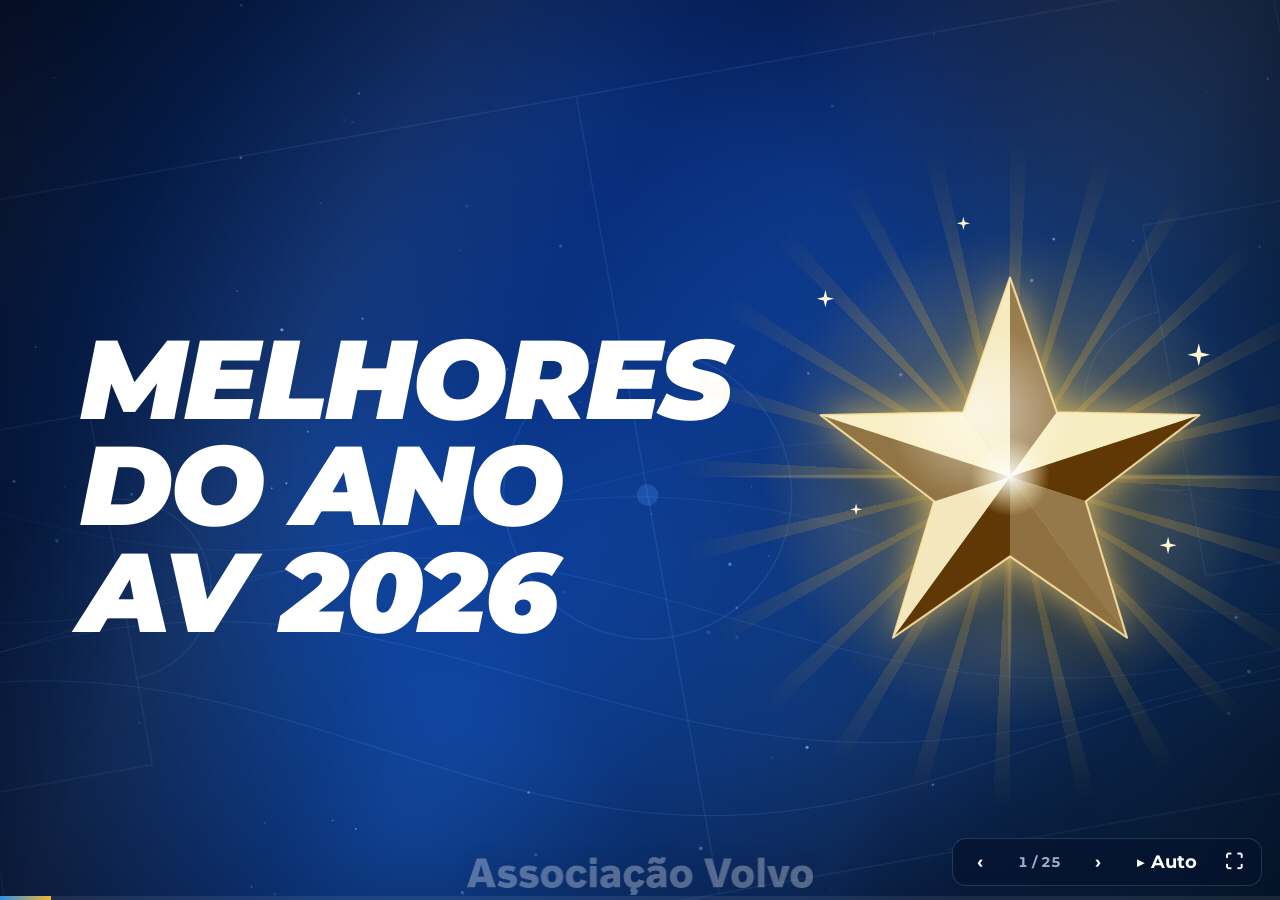
<file: index.html>
<!doctype html>
<html lang="pt-BR">
<head>
<meta charset="utf-8">
<meta name="viewport" content="width=device-width, initial-scale=1">
<title>Melhores do Ano AV 2026</title>
<meta name="description" content="Festa dos Campeões — Melhores do Ano AV 2026 · Associação Volvo">
<link rel="preconnect" href="https://fonts.googleapis.com">
<link rel="preconnect" href="https://fonts.gstatic.com" crossorigin>
<link href="https://fonts.googleapis.com/css2?family=Montserrat:ital,wght@0,400;0,600;0,700;0,800;0,900;1,800&display=swap" rel="stylesheet">
<link rel="stylesheet" href="css/style.css">
</head>
<body>
<canvas id="bg" aria-hidden="true"></canvas>

<div id="viewport">
  <div id="stage">
    <div id="slides"></div>
    <canvas id="confetti" width="1920" height="1080" aria-hidden="true"></canvas>
  </div>
</div>

<!-- Logo Associação Volvo: fica no pé da tela (centralizado), em todos os slides -->
<footer class="brand">
  <img id="logoImg" src="img/logo-associacao-volvo.png" alt="Associação Volvo" hidden
       onload="this.hidden=false;document.getElementById('logoText').hidden=true">
  <span id="logoText">ASSOCIAÇÃO VOLVO</span>
</footer>

<nav id="hud" aria-label="Controles da apresentação">
  <div class="bar"><i id="progress"></i></div>
  <div class="ctrls">
    <button id="bPrev" title="Anterior (←)">‹</button>
    <span id="counter">1 / 1</span>
    <button id="bNext" title="Próximo (→)">›</button>
    <button id="bPlay" title="Passar sozinho (P)">▶ Auto</button>
    <button id="bFull" title="Tela cheia (F)">⛶</button>
  </div>
</nav>

<script src="js/data.js"></script>
<script src="js/video.js"></script>
<script src="js/art.js"></script>
<script src="js/bg.js"></script>
<script src="js/deck.js"></script>
</body>
</html>
</file>
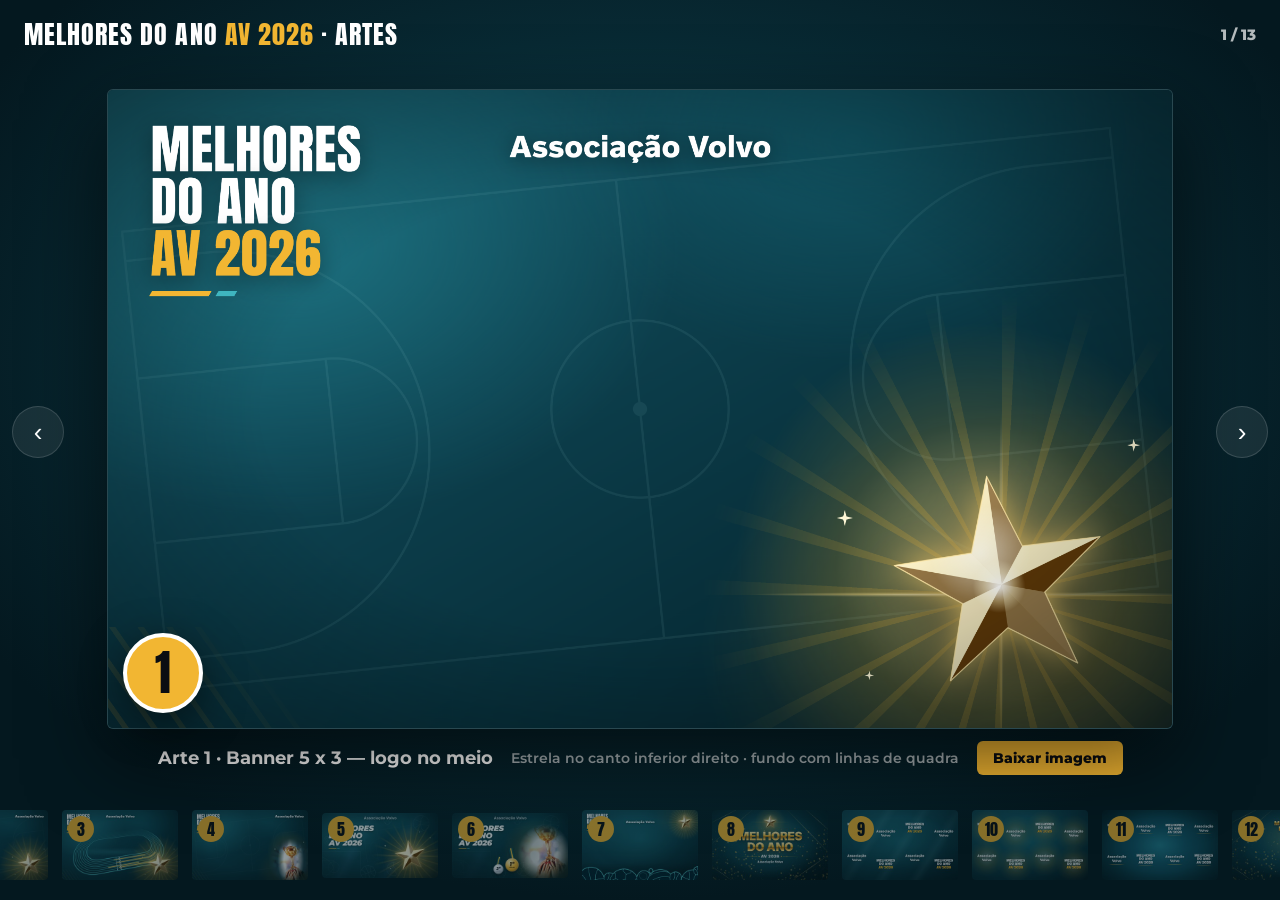
<file: artes/index.html>
<!doctype html>
<html lang="pt-BR"><head><meta charset="utf-8">
<meta name="viewport" content="width=device-width, initial-scale=1">
<title>Artes — Melhores do Ano AV 2026</title>
<!-- Apresentação das artes: setas (ou toque/arraste) para passar, miniaturas embaixo, botão para baixar -->
<link href="https://fonts.googleapis.com/css2?family=Anton&family=Montserrat:wght@600;800&display=swap" rel="stylesheet">
<style>
  :root { --bg: #04181f; --gold: #f2b632; --line: rgba(255,255,255,.14); }
  * { margin: 0; padding: 0; box-sizing: border-box; }
  html, body { height: 100%; background: var(--bg); color: #fff; font-family: 'Montserrat', Arial, sans-serif; overflow: hidden; }
  body { display: grid; grid-template-rows: auto 1fr auto; height: 100dvh;
    background: radial-gradient(60% 60% at 50% 40%, #0e4351, var(--bg)); }
  header { display: flex; align-items: center; justify-content: space-between; gap: 16px; padding: 14px 24px; }
  header h1 { font-family: 'Anton', Impact, sans-serif; font-weight: 400; font-size: 26px; letter-spacing: .04em; text-transform: uppercase; }
  header h1 span { color: var(--gold); }
  .count { font-weight: 800; font-size: 15px; color: rgba(255,255,255,.7); }
  body > * { min-width: 0; }
  main { position: relative; display: grid; grid-template-columns: minmax(0, 1fr); place-items: center; padding: 8px 72px; min-height: 0; }
  figure { display: flex; flex-direction: column; align-items: center; gap: 12px; width: 100%; max-height: 100%; min-height: 0; }
  figure img { display: block; max-width: 100%; max-height: calc(100dvh - 260px); object-fit: contain; border-radius: 6px;
    box-shadow: 0 30px 80px rgba(0,0,0,.6); border: 1px solid var(--line); background: #062a33; }
  figcaption { display: flex; flex-wrap: wrap; align-items: center; justify-content: center; gap: 10px 18px; text-align: center; }
  figcaption b { font-size: 18px; } figcaption small { color: rgba(255,255,255,.65); font-size: 14px; font-weight: 600; }
  .dl { color: #0b0d12; background: var(--gold); text-decoration: none; font-weight: 800; font-size: 14px; padding: 8px 16px; border-radius: 6px; }
  .nav { position: absolute; top: 50%; transform: translateY(-50%); width: 52px; height: 52px; border-radius: 50%; border: 1px solid var(--line);
    background: rgba(255,255,255,.08); color: #fff; font-size: 26px; cursor: pointer; }
  .nav:hover { background: rgba(242,182,50,.25); } .prev { left: 12px; } .next { right: 12px; }
  .thumbs { display: flex; gap: 10px; justify-content: center; padding: 12px 16px 18px; overflow-x: auto; }
  .thumbs button { flex: 0 0 auto; width: 120px; border: 2px solid transparent; border-radius: 6px; padding: 0; background: none; cursor: pointer; opacity: .55; }
  .thumbs button.on { border-color: var(--gold); opacity: 1; }
  .thumbs img { display: block; width: 100%; border-radius: 4px; }
  /* número de referência de cada arte (aparece só na página, não sai na imagem para impressão) */
  .pic { position: relative; max-width: 100%; min-height: 0; display: flex; }
  .num { position: absolute; left: 16px; bottom: 16px; min-width: 80px; height: 80px; padding: 0 18px;
    border-radius: 40px; display: grid; place-items: center; font-family: 'Anton', Impact, sans-serif; font-size: 48px; line-height: 1;
    color: #0b0d12; background: var(--gold); box-shadow: 0 10px 40px rgba(0,0,0,.5); border: 4px solid #fff; pointer-events: none; }
  .thumbs button { position: relative; }
  .thumbs button span { position: absolute; left: 6px; top: 6px; min-width: 26px; height: 26px; border-radius: 13px; display: grid; place-items: center;
    font-family: 'Anton', Impact, sans-serif; font-size: 16px; color: #0b0d12; background: var(--gold); }
  @media (max-width: 640px) { .num { left: 8px; bottom: 8px; min-width: 44px; height: 44px; font-size: 26px; padding: 0 10px; border-width: 3px; } }
  @media (max-width: 640px) {
    header { padding: 10px 16px; } header h1 { font-size: 20px; }
    main { padding: 8px 16px; } .nav { width: 40px; height: 40px; font-size: 20px; top: auto; bottom: -6px; transform: none; }
    .thumbs button { width: 84px; }
  }
</style></head>
<body>
<header><h1>Melhores do Ano <span>AV 2026</span> · Artes</h1><div class="count" id="count"></div></header>
<main>
  <button class="nav prev" id="prev" aria-label="Anterior">‹</button>
  <figure><div class="pic"><img id="img" alt=""><span class="num" id="num"></span></div><figcaption><b id="name"></b><small id="info"></small><a class="dl" id="dl" download>Baixar imagem</a></figcaption></figure>
  <button class="nav next" id="next" aria-label="Próxima">›</button>
</main>
<nav class="thumbs" id="thumbs"></nav>
<script>
  // lista das artes (arquivo, nome e descrição)
  const ARTES = [
    ['banner-5x3.png', 'Banner 5 x 3 — logo no meio', 'Estrela no canto inferior direito · fundo com linhas de quadra'],
    ['banner-5x3-logo-direita.png', 'Banner 5 x 3 — logo à direita', 'Estrela no canto inferior direito · fundo com linhas de quadra'],
    ['banner-5x3-pista.png', 'Banner 5 x 3 — pista de atletismo', 'Pista em 3D com raias de luz · estrela no canto inferior direito'],
    ['banner-5x3-trofeu.png', 'Banner 5 x 3 — troféu (foto real)', 'Mãos erguendo o troféu · logo no canto superior direito'],
    ['arte-estrela.png', 'Arte 16:9 — estrela', 'Formato de tela (1920 x 1080)'],
    ['arte-trofeu.png', 'Arte 16:9 — troféu e medalhas', 'Formato de tela (1920 x 1080)'],
    ['banner-5x3-rodape.png', 'Banner 5 x 3 — rodapé esportivo', 'Título, logo e estrela com brilho na mesma linha · rodapé com contornos de bolas em luz'],
    ['banner-5x3-emblema.png', 'Banner 5 x 3 — emblema dourado', 'Estrela e Melhores do Ano centralizados, estilo prêmio'],
    ['banner-5x3-painel.png', 'Banner 5 x 3 — painel intercalado (AV 2026 amarelo)', 'Colunas alternadas: Melhores do Ano e Associação / Volvo em branco'],
    ['banner-5x3-painel-raios.png', 'Banner 5 x 3 — painel com destaque de luz', 'Brilho suave atrás de cada selo · AV 2026 amarelo'],
    ['banner-5x3-painel-linha.png', 'Banner 5 x 3 — painel com linha', 'Linha dourada embaixo de cada selo · fundo em degradê do meio para fora'],
    ['banner-5x3-emblema-topo.png', 'Banner 5 x 3 — emblema no alto', 'Emblema dourado menor, no meio e em cima (até ~1,20 m do topo)'],
    ['banner-5x3-painel-estrela.png', 'Banner 5 x 3 — Melhores do Ano na estrela', 'Melhores do Ano AV 2026 dentro da estrela 3D · Associação Volvo sem efeito']
  ];
  const $ = id => document.getElementById(id);
  let cur = 0;
  $('thumbs').innerHTML = ARTES.map((a, i) => `<button data-i="${i}" aria-label="Arte ${i + 1}: ${a[1]}"><img src="miniaturas/${a[0].replace('.png', '.jpg')}" alt=""><span>${i + 1}</span></button>`).join('');
  function show(i) {
    cur = (i + ARTES.length) % ARTES.length;
    const [f, n, d] = ARTES[cur];
    $('img').src = f; $('img').alt = n; $('name').textContent = 'Arte ' + (cur + 1) + ' · ' + n; $('num').textContent = cur + 1; $('info').textContent = d;
    $('dl').href = f; $('count').textContent = (cur + 1) + ' / ' + ARTES.length;
    document.querySelectorAll('.thumbs button').forEach((b, k) => b.classList.toggle('on', k === cur));
    document.querySelector('.thumbs .on').scrollIntoView({ block: 'nearest', inline: 'center' });
    history.replaceState(null, '', '#' + (cur + 1));
  }
  $('prev').onclick = () => show(cur - 1);
  $('next').onclick = () => show(cur + 1);
  $('thumbs').onclick = e => { const b = e.target.closest('button'); if (b) show(+b.dataset.i); };
  addEventListener('keydown', e => { if (e.key === 'ArrowRight' || e.key === ' ') show(cur + 1); if (e.key === 'ArrowLeft') show(cur - 1); });
  let x0 = null;
  addEventListener('touchstart', e => x0 = e.touches[0].clientX, { passive: true });
  addEventListener('touchend', e => { if (x0 === null) return; const dx = e.changedTouches[0].clientX - x0; if (Math.abs(dx) > 50) show(cur + (dx < 0 ? 1 : -1)); x0 = null; });
  show((parseInt(location.hash.slice(1), 10) || 1) - 1);
</script>
</body></html>
</file>
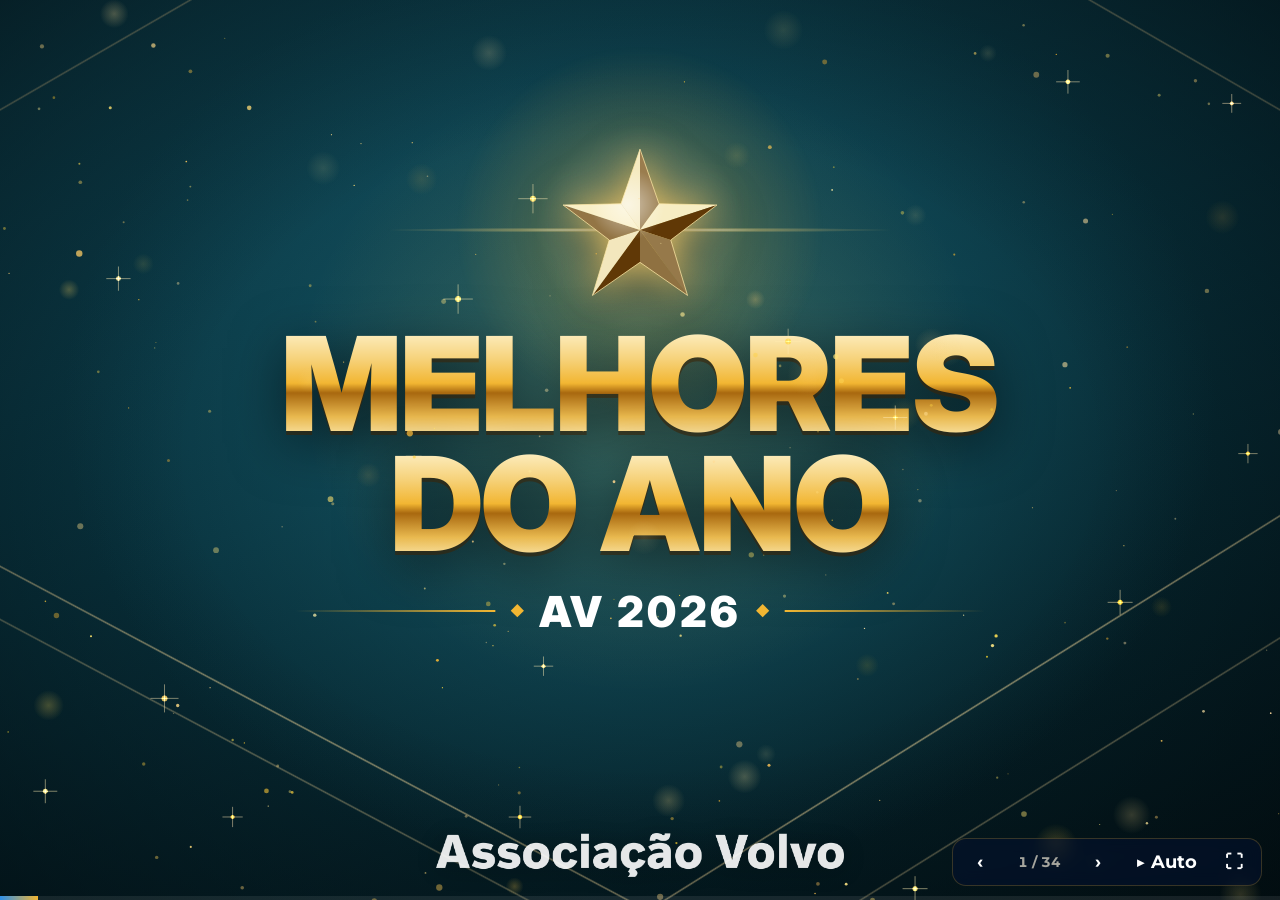
<file: opcao2.html>
<!doctype html>
<html lang="pt-BR">
<head>
<meta charset="utf-8">
<meta name="viewport" content="width=device-width, initial-scale=1">
<title>Melhores do Ano AV 2026 — Opção 2 (prévia)</title>
<meta name="description" content="Festa dos Campeões — Melhores do Ano AV 2026 · Associação Volvo">
<link rel="preconnect" href="https://fonts.googleapis.com">
<link rel="preconnect" href="https://fonts.gstatic.com" crossorigin>
<link href="https://fonts.googleapis.com/css2?family=Anton&family=Inter:wght@900&family=Montserrat:ital,wght@0,400;0,600;0,700;0,800;0,900;1,800&display=swap" rel="stylesheet">
<link rel="stylesheet" href="css/style.css?v=20261128e">
<link rel="stylesheet" href="css/opcao2.css?v=20261128e">
</head>
<body>
<canvas id="bg" aria-hidden="true"></canvas>
<!-- capa: linhas douradas e brilhos caindo na tela toda (js/gala.js) -->
<div id="galaFx" aria-hidden="true"></div>
<canvas id="glitter" aria-hidden="true"></canvas>

<div id="viewport">
  <div id="stage">
    <div id="slides"></div>
    <div class="o2-corner" aria-hidden="true"><b>MELHORES DO ANO</b><span>AV 2026</span></div>
    <div class="o2-stripes" aria-hidden="true"></div>
    <canvas id="confetti" width="1920" height="1080" aria-hidden="true"></canvas>
  </div>
</div>

<!-- Logo Associação Volvo: fica no pé da tela (centralizado), em todos os slides -->
<footer class="brand">
  <img id="logoImg" src="img/logo-associacao-volvo.png" alt="Associação Volvo" hidden
       onload="this.hidden=false;document.getElementById('logoText').hidden=true">
  <span id="logoText">ASSOCIAÇÃO VOLVO</span>
</footer>

<nav id="hud" aria-label="Controles da apresentação">
  <div class="bar"><i id="progress"></i></div>
  <div class="ctrls">
    <button id="bPrev" title="Anterior (←)">‹</button>
    <span id="counter">1 / 1</span>
    <button id="bNext" title="Próximo (→)">›</button>
    <button id="bPlay" title="Passar sozinho (P)">▶ Auto</button>
    <button id="bFull" title="Tela cheia (F)">⛶</button>
  </div>
</nav>

<script>window.START_AT_BEGINNING = true; // ao atualizar a página, volta ao slide 1</script>
<script src="js/data.js?v=20261128e"></script>
<script src="js/opcao2-extra.js?v=20261128e"></script>
<script src="js/video.js?v=20261128e"></script>
<script src="js/art.js?v=20261128e"></script>

<script src="js/deck.js?v=20261128e"></script>
<script src="js/gala.js?v=20261128e"></script>
</body>
</html>
</file>
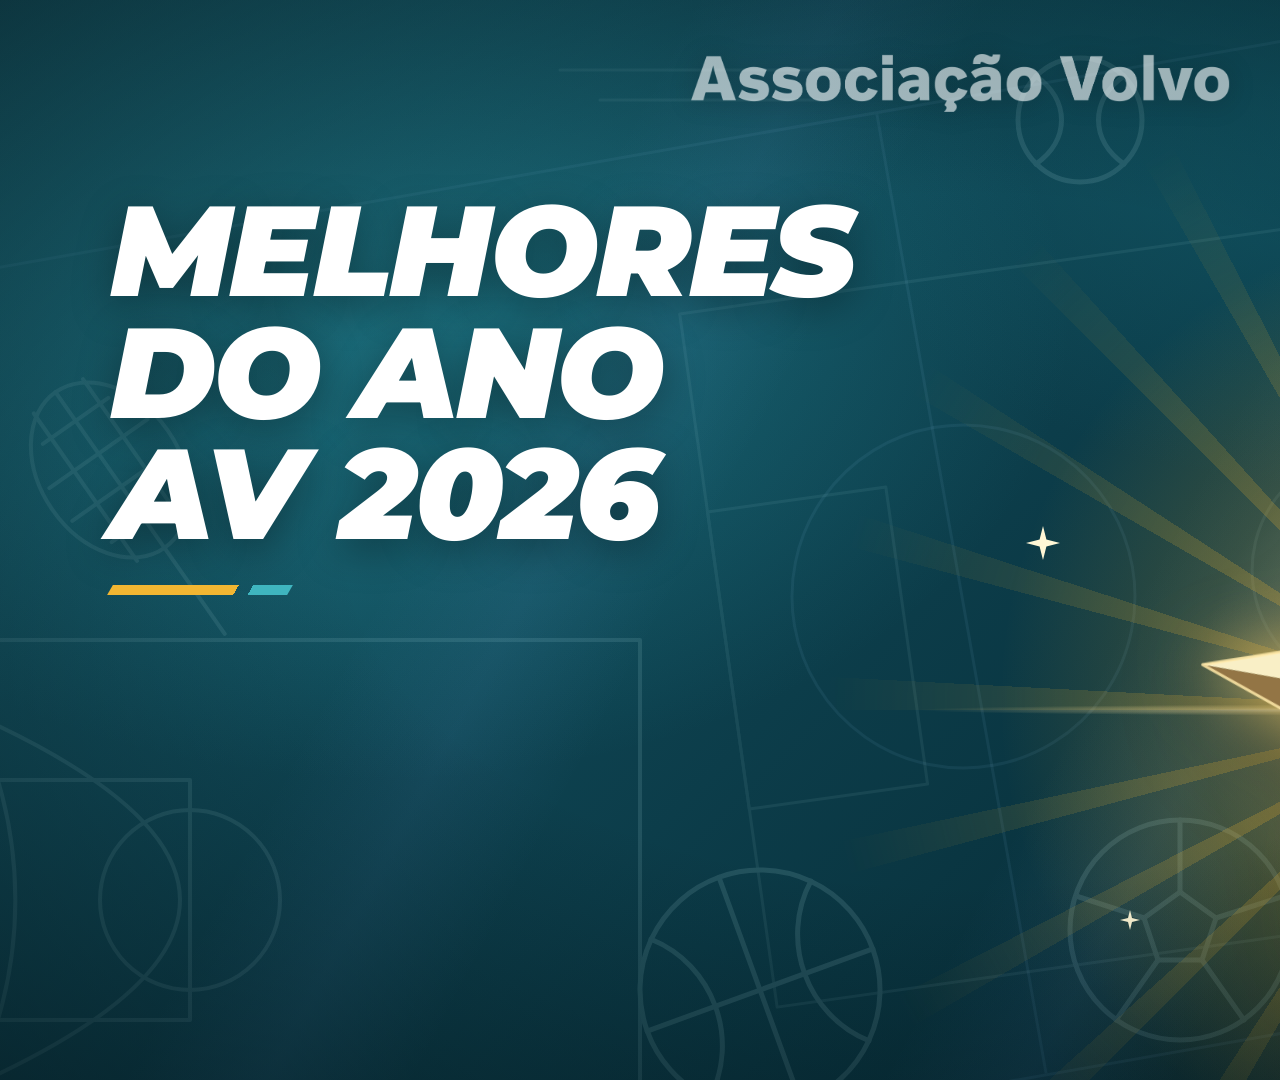
<file: artes/arte-estrela.html>
<!doctype html>
<html lang="pt-BR"><head><meta charset="utf-8"><title>Arte 1 — Melhores do Ano AV 2026 (estrela)</title>
<link href="https://fonts.googleapis.com/css2?family=Montserrat:ital,wght@0,900;1,900&display=swap" rel="stylesheet">
<link rel="stylesheet" href="arte-base.css">
<style>
  .glow { position: absolute; right: -60px; bottom: -120px; width: 1000px; height: 1000px; border-radius: 50%;
    background: radial-gradient(circle, rgba(255,226,140,.6), rgba(242,182,50,.18) 40%, transparent 68%); }
  .rays { position: absolute; right: -540px; bottom: -630px; width: 2000px; height: 2000px; opacity: .4;
    background: repeating-conic-gradient(from 0deg, rgba(242,182,50,.9) 0deg 3deg, transparent 3deg 15deg);
    -webkit-mask-image: radial-gradient(circle, #000 0%, transparent 45%); mask-image: radial-gradient(circle, #000 0%, transparent 45%); }
  .flare { position: absolute; border-radius: 50%; mix-blend-mode: screen; }
  .flare.h { right: -90px; bottom: 364px; width: 1100px; height: 12px; background: radial-gradient(ellipse, rgba(255,250,225,.95), rgba(255,214,120,.35) 35%, transparent 70%); }
  .flare.v { right: 454px; bottom: -90px; width: 12px; height: 920px; background: radial-gradient(ellipse, rgba(255,250,225,.9), rgba(255,214,120,.3) 35%, transparent 70%); }
  #star { position: absolute; right: 180px; bottom: 90px; width: 560px; height: 560px; transform: rotate(-8deg);
    filter: drop-shadow(0 0 34px rgba(255,214,110,.8)) drop-shadow(0 30px 50px rgba(0,0,0,.5)); }
  #star svg { width: 100%; height: 100%; display: block; }
  .core { position: absolute; right: 400px; bottom: 310px; width: 120px; height: 120px; border-radius: 50%; mix-blend-mode: screen;
    background: radial-gradient(circle, rgba(255,255,255,.95), rgba(255,240,190,.45) 40%, transparent 70%); }
  .spark { position: absolute; background: #fff7d6; clip-path: polygon(50% 0, 60% 40%, 100% 50%, 60% 60%, 50% 100%, 40% 60%, 0 50%, 40% 40%); filter: drop-shadow(0 0 8px #ffe08a); }
</style></head>
<body><div class="art">
  <div class="sports-bg"></div><div class="court"></div><div class="streak" style="left:420px"></div><div class="streak" style="left:1180px"></div>
  <div class="glow"></div><div class="rays"></div>
  <div class="flare h"></div><div class="flare v"></div>
  <div id="star"></div>
  <div class="core"></div>
  <i class="spark" style="right:860px;bottom:520px;width:34px;height:34px"></i>
  <i class="spark" style="right:120px;bottom:660px;width:26px;height:26px"></i>
  <i class="spark" style="right:780px;bottom:150px;width:20px;height:20px"></i>
  <i class="spark" style="right:300px;bottom:760px;width:18px;height:18px"></i>
  <div class="vignette"></div>
  <img class="logo" src="../img/logo-associacao-volvo.png" alt="Associação Volvo">
  <div class="title">Melhores<br>do ano<span class="av">AV 2026</span><span class="bar"></span></div>
</div>
<script>
  // estrela dourada facetada (mesma da capa da apresentação)
  (function () {
    const C = 300, R = 280, r = 112, L = [-0.55, -0.83];
    const P = (a, rad) => [C + rad * Math.cos(a * Math.PI / 180), C + rad * Math.sin(a * Math.PI / 180)];
    const lo = [96, 56, 6], hi = [255, 246, 205];
    const col = t => 'rgb(' + lo.map((v, i) => Math.round(v + (hi[i] - v) * t)).join(',') + ')';
    let facets = '', outline = [];
    for (let k = 0; k < 5; k++) {
      const a = -90 + 72 * k, O = P(a, R), Ia = P(a - 36, r), Ib = P(a + 36, r);
      outline.push(Ia, O);
      for (const I of [Ia, Ib]) {
        let nx = -(O[1] - I[1]), ny = O[0] - I[0];
        const mx = (O[0] + I[0]) / 2 - C, my = (O[1] + I[1]) / 2 - C;
        if (nx * mx + ny * my < 0) { nx = -nx; ny = -ny; }
        const n = Math.hypot(nx, ny), t = Math.max(0, Math.min(1, .5 + .55 * ((nx / n) * L[0] + (ny / n) * L[1])));
        facets += '<path d="M' + C + ' ' + C + 'L' + I.map(v => v.toFixed(1)) + 'L' + O.map(v => v.toFixed(1)) + 'Z" fill="' + col(t) + '"/>';
      }
    }
    const pts = outline.map(p => p.map(v => v.toFixed(1)).join(' ')).join(' L');
    document.getElementById('star').innerHTML =
      '<svg viewBox="0 0 600 600"><defs><radialGradient id="sg" cx=".42" cy=".38" r=".7"><stop offset="0" stop-color="#fff" stop-opacity=".55"/><stop offset=".35" stop-color="#fff" stop-opacity="0"/></radialGradient></defs>' +
      facets + '<path d="M' + pts + 'Z" fill="url(#sg)"/><path d="M' + pts + 'Z" fill="none" stroke="#ffe9a8" stroke-width="3" stroke-linejoin="round" opacity=".85"/></svg>';
  })();
</script>
</body></html>
</file>
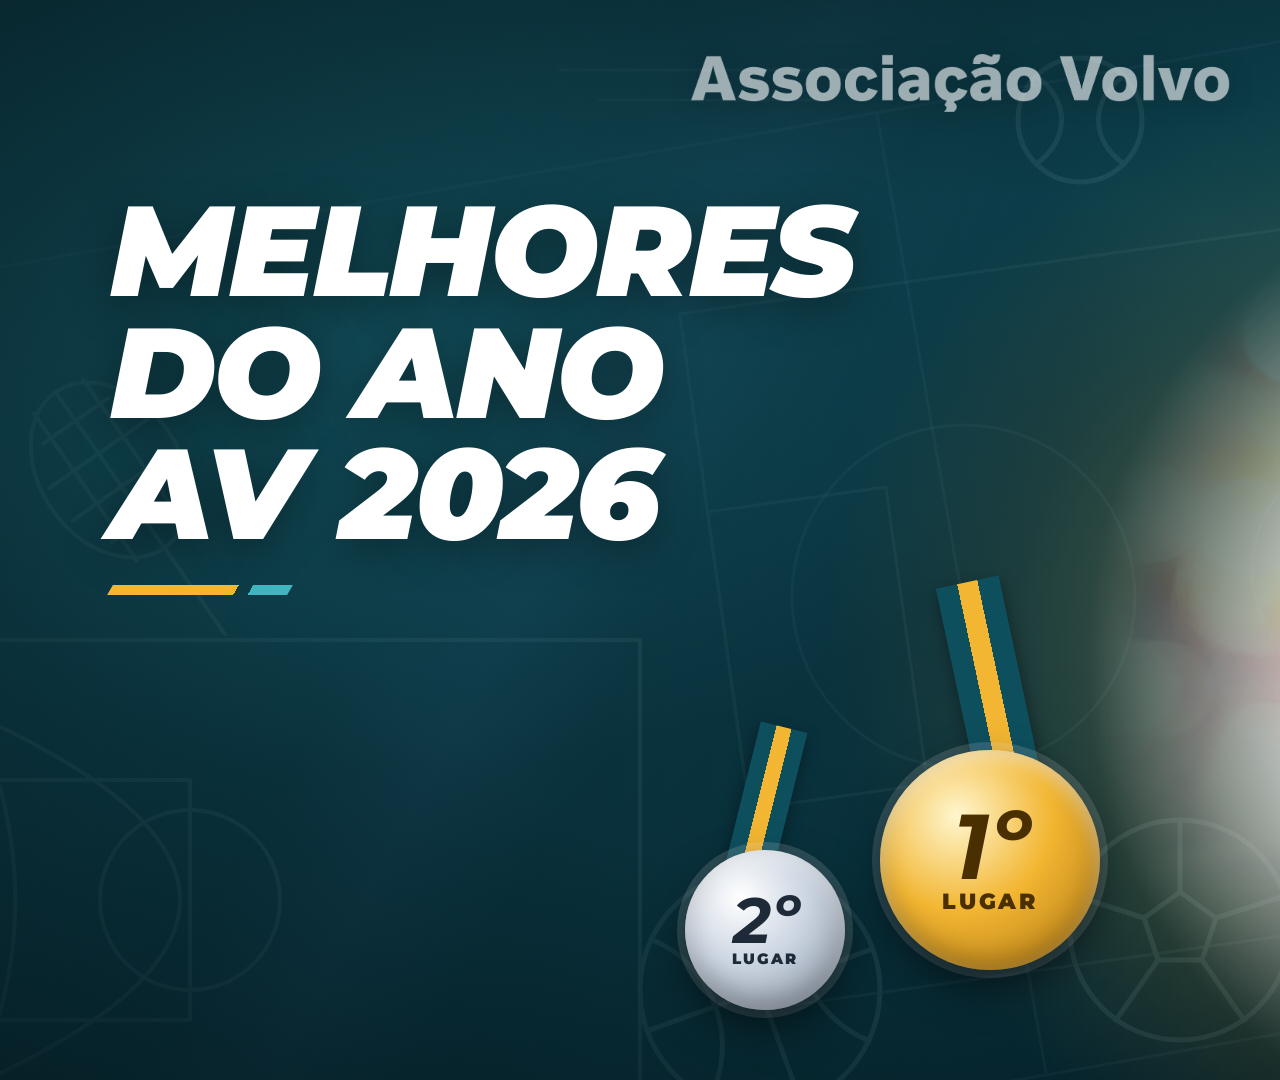
<file: artes/arte-trofeu.html>
<!doctype html>
<html lang="pt-BR"><head><meta charset="utf-8"><title>Arte 2 — Melhores do Ano AV 2026 (troféu e medalhas)</title>
<link href="https://fonts.googleapis.com/css2?family=Montserrat:ital,wght@0,900;1,900&display=swap" rel="stylesheet">
<link rel="stylesheet" href="arte-base.css">
<style>
  .glow { position: absolute; right: 0; bottom: -100px; width: 1100px; height: 1100px; border-radius: 50%;
    background: radial-gradient(circle, rgba(255,214,120,.45), rgba(242,182,50,.12) 45%, transparent 70%); }
  /* foto real do troféu, mesclada ao fundo azul */
  .trophy { position: absolute; right: -40px; bottom: -60px; width: 1150px; height: 1000px;
    background: url('../img/parabens.jpg') 86% 20% / 1460px auto no-repeat; filter: saturate(1.2) contrast(1.1) brightness(.92);
    -webkit-mask-image: radial-gradient(closest-side at 62% 52%, #000 50%, transparent 100%); mask-image: radial-gradient(closest-side at 62% 52%, #000 50%, transparent 100%); }
  .tint { position: absolute; inset: 0; background: linear-gradient(105deg, rgba(5,32,40,.45) 36%, rgba(5,32,40,.2) 62%, rgba(5,32,40,0) 80%); }
  /* medalhas */
  .medal { position: absolute; z-index: 2; border-radius: 50%; display: grid; place-content: center; text-align: center; font-weight: 900; font-style: italic;
    box-shadow: 0 18px 40px rgba(0,0,0,.5), 0 0 0 8px rgba(255,255,255,.14), inset 0 -10px 24px rgba(0,0,0,.25), inset 0 8px 18px rgba(255,255,255,.55); }
  .medal b { font-size: 1em; line-height: .9; } .medal small { font-size: .24em; letter-spacing: .12em; font-style: normal; }
  .gold { right: 820px; bottom: 110px; width: 220px; height: 220px; font-size: 92px; color: #4a3000;
    background: radial-gradient(circle at 35% 30%, #fff6cf, #f2b632 45%, #a8700f); }
  .silver { right: 1075px; bottom: 70px; width: 160px; height: 160px; font-size: 64px; color: #1f2a38;
    background: radial-gradient(circle at 35% 30%, #fff, #c9d3e0 45%, #7c8796); }
  .ribbon { position: absolute; z-index: 1; width: 64px; height: 200px;
    background: linear-gradient(90deg, #0e4f5e 0 34%, #f2b632 34% 66%, #0e4f5e 66%); box-shadow: 0 6px 16px rgba(0,0,0,.4); }
</style></head>
<body><div class="art">
  <div class="sports-bg"></div><div class="court"></div><div class="streak" style="left:420px"></div>
  <div class="glow"></div>
  <div class="trophy"></div>
  <div class="tint"></div>
  <div class="ribbon" style="right:900px;bottom:300px;transform:rotate(-12deg)"></div>
  <div class="ribbon" style="right:1130px;bottom:205px;width:48px;height:150px;transform:rotate(14deg)"></div>
  <div class="medal silver"><b>2º</b><small>LUGAR</small></div>
  <div class="medal gold"><b>1º</b><small>LUGAR</small></div>
  <div class="vignette"></div>
  <img class="logo" src="../img/logo-associacao-volvo.png" alt="Associação Volvo">
  <div class="title">Melhores<br>do ano<span class="av">AV 2026</span><span class="bar"></span></div>
</div></body></html>
</file>
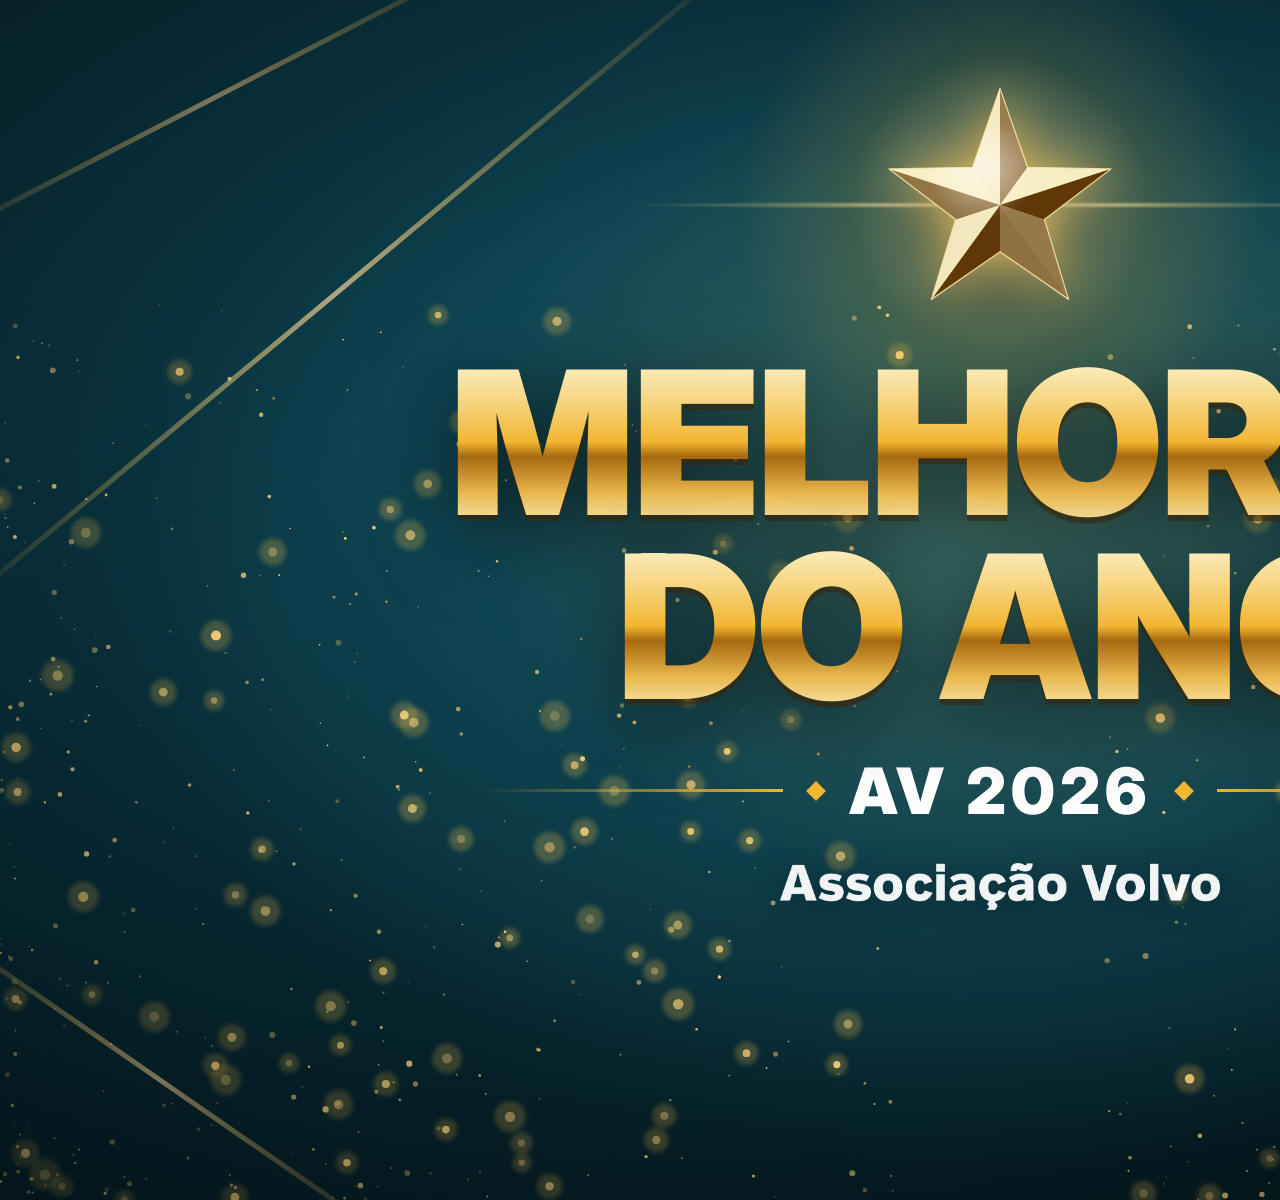
<file: artes/banner-5x3-emblema.html>
<!doctype html>
<html lang="pt-BR"><head><meta charset="utf-8"><title>Banner 5 x 3 (emblema dourado) — Melhores do Ano AV 2026</title>
<!-- Banner para impressão: proporção 5 x 3.
     Versão estilo "prêmio": estrela e "Melhores do Ano" centralizados em dourado, letras grossas
     parecidas com as do logo Associação Volvo, linhas diagonais e brilhos dourados no fundo petróleo. -->
<link href="https://fonts.googleapis.com/css2?family=Inter:wght@800;900&display=swap" rel="stylesheet">
<style>
  * { margin: 0; padding: 0; box-sizing: border-box; }
  html, body { width: 2000px; height: 1200px; overflow: hidden; background: #04181f; color: #fff; }
  .art { position: relative; width: 2000px; height: 1200px; overflow: hidden;
    background:
      radial-gradient(38% 50% at 50% 40%, rgba(242,182,50,.18), transparent 70%),
      radial-gradient(60% 70% at 50% 45%, rgba(26,100,116,.85), transparent 75%),
      linear-gradient(160deg, #0e4351 0%, #08303b 45%, #031419 100%); }
  .fx { position: absolute; inset: 0; }
  .fx svg { width: 100%; height: 100%; display: block; }
  .vignette { position: absolute; inset: 0; background: radial-gradient(ellipse at center, transparent 50%, rgba(1,8,11,.6)); }

  .emblem { position: absolute; left: 0; right: 0; top: 70px; display: flex; flex-direction: column; align-items: center; z-index: 3; }
  .starwrap { position: relative; width: 300px; height: 270px; display: grid; place-items: center; }
  .starwrap .glow { position: absolute; inset: -160px; border-radius: 50%;
    background: radial-gradient(circle, rgba(255,226,140,.55), rgba(242,182,50,.14) 35%, transparent 62%); }
  .starwrap .flare { position: absolute; left: 50%; top: 50%; width: 760px; height: 8px; margin: -4px 0 0 -380px; border-radius: 50%; mix-blend-mode: screen;
    background: radial-gradient(ellipse, rgba(255,250,225,.95), rgba(255,214,120,.35) 35%, transparent 70%); }
  #star { position: relative; width: 250px; height: 250px; filter: drop-shadow(0 0 26px rgba(255,214,110,.85)) drop-shadow(0 20px 30px rgba(0,0,0,.5)); }
  #star svg { width: 100%; height: 100%; display: block; }

  .word { font-family: 'Inter', Arial, sans-serif; font-weight: 900; text-transform: uppercase; text-align: center;
    font-size: 200px; line-height: .92; letter-spacing: -.01em;
    background: linear-gradient(180deg, #fff6d6 0%, #f6d27a 30%, #f2b632 50%, #a8680f 58%, #e9b94f 78%, #fff1c1 100%);
    -webkit-background-clip: text; background-clip: text; color: transparent;
    filter: drop-shadow(0 6px 0 rgba(60,34,4,.55)) drop-shadow(0 18px 40px rgba(0,0,0,.55)); }
  .word.w1 { margin-top: 10px; }
  .rule { display: flex; align-items: center; gap: 26px; margin-top: 34px; }
  .rule i { display: block; width: 300px; height: 3px; background: linear-gradient(90deg, transparent, #f2b632); }
  .rule i:last-child { background: linear-gradient(90deg, #f2b632, transparent); }
  .rule b { width: 14px; height: 14px; background: #f2b632; transform: rotate(45deg); }
  .rule span { font-family: 'Inter', Arial, sans-serif; font-weight: 900; font-size: 64px; letter-spacing: .08em; color: #fff; }
  .logo { width: 440px; margin-top: 34px; opacity: .95; filter: drop-shadow(0 4px 18px rgba(0,0,0,.4)); }
  /* ?v=topo: emblema menor, no alto e no meio, dentro do 1º metro e pouco (até ~1,20 m de 3 m = 480 px de 1200) */
  .topo .emblem { top: 36px; transform: scale(.5); transform-origin: 50% 0; }
</style></head>
<body><div class="art">
  <div class="fx" id="fx"></div>
  <div class="vignette"></div>
  <div class="emblem">
    <div class="starwrap"><div class="glow"></div><div class="flare"></div><div id="star"></div></div>
    <div class="word w1">Melhores</div>
    <div class="word">do ano</div>
    <div class="rule"><i></i><b></b><span>AV 2026</span><b></b><i></i></div>
    <img class="logo" src="../img/logo-associacao-volvo.png" alt="Associação Volvo">
  </div>
</div>
<script>
  // ?z=2 aumenta a arte (para gerar a imagem em alta resolução)
  const z = parseFloat(new URLSearchParams(location.search).get('z'));
  if (z) { document.documentElement.style.zoom = z; document.documentElement.style.overflow = 'hidden'; }
  if (new URLSearchParams(location.search).get('v') === 'topo') document.querySelector('.art').classList.add('topo');

  // linhas diagonais douradas e poeira de brilho (sorteio fixo, sai sempre igual)
  (function () {
    let seed = 7; const rnd = () => (seed = (seed * 16807) % 2147483647) / 2147483647;
    let s = `<defs><filter id="bl"><feGaussianBlur stdDeviation="2.2"/></filter>
      <linearGradient id="ln" x1="0" y1="0" x2="1" y2="0"><stop offset="0" stop-color="#f2b632" stop-opacity="0"/><stop offset=".5" stop-color="#ffe2a0" stop-opacity=".75"/><stop offset="1" stop-color="#f2b632" stop-opacity="0"/></linearGradient></defs>`;
    // linhas cruzando os cantos, como na referência
    [[-100, 260, 520, -60], [-80, 640, 760, -60], [1240, -60, 2100, 820], [1560, -60, 2100, 420], [1300, 1260, 2100, 700], [-100, 900, 420, 1260]]
      .forEach(([x1, y1, x2, y2]) => s += `<line x1="${x1}" y1="${y1}" x2="${x2}" y2="${y2}" stroke="url(#ln)" stroke-width="5" gradientUnits="userSpaceOnUse"/>`);
    // poeira dourada: mais densa nos cantos de baixo
    let dust = '', glow = '';
    for (let k = 0; k < 900; k++) {
      const side = rnd() < .5 ? 0 : 1;
      const x = side ? 2000 - Math.pow(rnd(), 1.6) * 900 : Math.pow(rnd(), 1.6) * 900;
      const y = 1200 - Math.pow(rnd(), 1.4) * 900;
      const r = .8 + Math.pow(rnd(), 3) * 4.5, o = (.25 + rnd() * .75).toFixed(2);
      dust += `<circle cx="${x.toFixed(1)}" cy="${y.toFixed(1)}" r="${r.toFixed(2)}" fill="#ffd77a" fill-opacity="${o}"/>`;
      if (r > 3.2) glow += `<circle cx="${x.toFixed(1)}" cy="${y.toFixed(1)}" r="${(r * 3).toFixed(1)}" fill="#ffc94a" fill-opacity=".25"/>`;
    }
    s += `<g filter="url(#bl)">${glow}</g><g>${dust}</g>`;
    document.getElementById('fx').innerHTML = `<svg viewBox="0 0 2000 1200">${s}</svg>`;
  })();

  // estrela dourada facetada (mesma da capa da apresentação)
  (function () {
    const C = 300, R = 280, r = 112, L = [-0.55, -0.83];
    const P = (a, rad) => [C + rad * Math.cos(a * Math.PI / 180), C + rad * Math.sin(a * Math.PI / 180)];
    const lo = [96, 56, 6], hi = [255, 246, 205];
    const col = t => 'rgb(' + lo.map((v, i) => Math.round(v + (hi[i] - v) * t)).join(',') + ')';
    let facets = '', outline = [];
    for (let k = 0; k < 5; k++) {
      const a = -90 + 72 * k, O = P(a, R), Ia = P(a - 36, r), Ib = P(a + 36, r);
      outline.push(Ia, O);
      for (const I of [Ia, Ib]) {
        let nx = -(O[1] - I[1]), ny = O[0] - I[0];
        const mx = (O[0] + I[0]) / 2 - C, my = (O[1] + I[1]) / 2 - C;
        if (nx * mx + ny * my < 0) { nx = -nx; ny = -ny; }
        const n = Math.hypot(nx, ny), t = Math.max(0, Math.min(1, .5 + .55 * ((nx / n) * L[0] + (ny / n) * L[1])));
        facets += '<path d="M' + C + ' ' + C + 'L' + I.map(v => v.toFixed(1)) + 'L' + O.map(v => v.toFixed(1)) + 'Z" fill="' + col(t) + '"/>';
      }
    }
    const pts = outline.map(p => p.map(v => v.toFixed(1)).join(' ')).join(' L');
    document.getElementById('star').innerHTML =
      '<svg viewBox="0 0 600 600"><defs><radialGradient id="sg" cx=".42" cy=".38" r=".7"><stop offset="0" stop-color="#fff" stop-opacity=".55"/><stop offset=".35" stop-color="#fff" stop-opacity="0"/></radialGradient></defs>' +
      facets + '<path d="M' + pts + 'Z" fill="url(#sg)"/><path d="M' + pts + 'Z" fill="none" stroke="#ffe9a8" stroke-width="3" stroke-linejoin="round" opacity=".85"/></svg>';
  })();
</script>
</body></html>
</file>
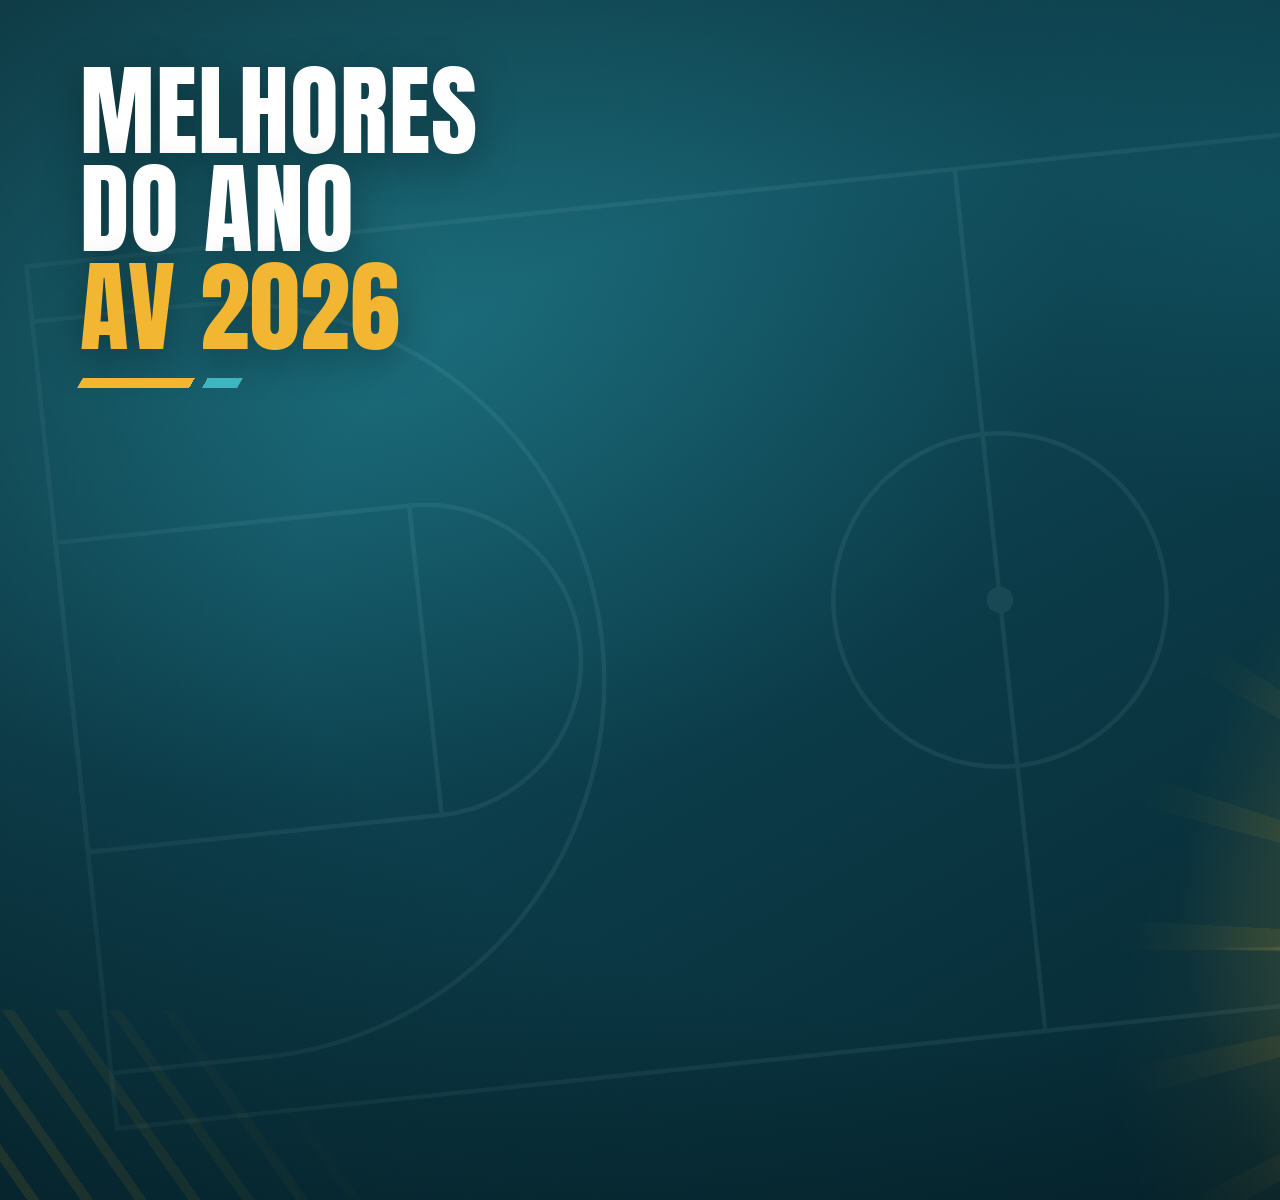
<file: artes/banner-5x3-logo-direita.html>
<!doctype html>
<html lang="pt-BR"><head><meta charset="utf-8"><title>Banner 5 x 3 (logo à direita) — Melhores do Ano AV 2026</title>
<!-- Banner para impressão: proporção 5 x 3 (ex.: 5 m de largura por 3 m de altura).
     Versão B: logo Associação Volvo no canto superior direito,
     estrela no canto inferior direito e o centro livre para fotos. -->
<link href="https://fonts.googleapis.com/css2?family=Anton&display=swap" rel="stylesheet">
<style>
  @page { size: 2000px 1200px; margin: 0; }
  * { margin: 0; padding: 0; box-sizing: border-box; }
  html, body { width: 2000px; height: 1200px; overflow: hidden; background: #062a33; color: #fff; }
  body { -webkit-print-color-adjust: exact; print-color-adjust: exact; }
  .art { position: relative; width: 2000px; height: 1200px; overflow: hidden;
    background:
      radial-gradient(55% 65% at 18% 25%, rgba(40,150,165,.45), transparent 65%),
      radial-gradient(50% 60% at 88% 88%, rgba(242,182,50,.22), transparent 65%),
      radial-gradient(40% 50% at 70% 8%, rgba(20,100,115,.5), transparent 70%),
      linear-gradient(150deg, #1a6474 0%, #0e4351 38%, #08303b 68%, #041c24 100%); }
  /* só as linhas de uma quadra, bem suaves */
  .court { position: absolute; inset: 0; background: url('../img/quadra-fundo.svg') center / cover no-repeat; opacity: .07; }
  .vignette { position: absolute; inset: 0; background: radial-gradient(ellipse at center, transparent 50%, rgba(2,14,18,.5)); }

  /* logo no canto superior direito */
  .logo { position: absolute; right: 80px; top: 84px; width: 490px; z-index: 3;
    filter: drop-shadow(0 4px 18px rgba(0,0,0,.4)); }

  /* título no canto superior esquerdo */
  .title { position: absolute; left: 80px; top: 62px; z-index: 3; font-family: 'Anton', Impact, sans-serif; font-weight: 400;
    text-transform: uppercase; font-size: 100px; line-height: .98; letter-spacing: .01em; text-shadow: 0 10px 40px rgba(0,0,0,.35); }
  .title .av { display: block; color: #f2b632; }
  .title .bar { display: block; width: 160px; height: 10px; margin-top: 22px; background: linear-gradient(90deg, #f2b632 0 70%, transparent 70% 78%, #3fb5bf 78%); transform: skewX(-30deg); }

  /* listras douradas no canto inferior esquerdo, discretas */
  .stripes { position: absolute; left: -40px; bottom: -40px; width: 460px; height: 230px; opacity: .35;
    background: repeating-linear-gradient(55deg, transparent 0 34px, rgba(242,182,50,.6) 34px 44px);
    -webkit-mask-image: linear-gradient(225deg, transparent 30%, #000 85%); mask-image: linear-gradient(225deg, transparent 30%, #000 85%); }

  /* estrela no canto inferior direito */
  .glow { position: absolute; right: -120px; bottom: -180px; width: 960px; height: 960px; border-radius: 50%;
    background: radial-gradient(circle, rgba(255,226,140,.55), rgba(242,182,50,.16) 40%, transparent 68%); }
  .rays { position: absolute; right: -630px; bottom: -700px; width: 1900px; height: 1900px; opacity: .35;
    background: repeating-conic-gradient(from 0deg, rgba(242,182,50,.9) 0deg 3deg, transparent 3deg 15deg);
    -webkit-mask-image: radial-gradient(circle, #000 0%, transparent 42%); mask-image: radial-gradient(circle, #000 0%, transparent 42%); }
  .flare { position: absolute; border-radius: 50%; mix-blend-mode: screen; }
  .flare.h { right: -60px; bottom: 246px; width: 860px; height: 10px; background: radial-gradient(ellipse, rgba(255,250,225,.95), rgba(255,214,120,.35) 35%, transparent 70%); }
  .flare.v { right: 316px; bottom: -40px; width: 10px; height: 640px; background: radial-gradient(ellipse, rgba(255,250,225,.9), rgba(255,214,120,.3) 35%, transparent 70%); }
  #star { position: absolute; right: 100px; bottom: 50px; width: 440px; height: 440px; transform: rotate(-8deg);
    filter: drop-shadow(0 0 30px rgba(255,214,110,.8)) drop-shadow(0 26px 44px rgba(0,0,0,.5)); }
  #star svg { width: 100%; height: 100%; display: block; }
  .core { position: absolute; right: 275px; bottom: 216px; width: 100px; height: 100px; border-radius: 50%; mix-blend-mode: screen;
    background: radial-gradient(circle, rgba(255,255,255,.95), rgba(255,240,190,.45) 40%, transparent 70%); }
  .spark { position: absolute; background: #fff7d6; clip-path: polygon(50% 0, 60% 40%, 100% 50%, 60% 60%, 50% 100%, 40% 60%, 0 50%, 40% 40%); filter: drop-shadow(0 0 8px #ffe08a); }
</style></head>
<body><div class="art">
  <div class="court"></div>
  <div class="stripes"></div>
  <div class="glow"></div><div class="rays"></div>
  <div class="flare h"></div><div class="flare v"></div>
  <div id="star"></div>
  <div class="core"></div>
  <i class="spark" style="right:600px;bottom:380px;width:30px;height:30px"></i>
  <i class="spark" style="right:60px;bottom:520px;width:24px;height:24px"></i>
  <i class="spark" style="right:560px;bottom:90px;width:18px;height:18px"></i>
  <div class="vignette"></div>
  <img class="logo" src="../img/logo-associacao-volvo.png" alt="Associação Volvo">
  <div class="title">Melhores<br>do ano<span class="av">AV 2026</span><span class="bar"></span></div>
</div>
<script>
  // ?z=2 aumenta a arte (para gerar a imagem em alta resolução)
  const z = parseFloat(new URLSearchParams(location.search).get('z'));
  if (z) { document.documentElement.style.zoom = z; document.documentElement.style.overflow = 'hidden'; }
  // estrela dourada facetada (mesma da capa da apresentação)
  (function () {
    const C = 300, R = 280, r = 112, L = [-0.55, -0.83];
    const P = (a, rad) => [C + rad * Math.cos(a * Math.PI / 180), C + rad * Math.sin(a * Math.PI / 180)];
    const lo = [96, 56, 6], hi = [255, 246, 205];
    const col = t => 'rgb(' + lo.map((v, i) => Math.round(v + (hi[i] - v) * t)).join(',') + ')';
    let facets = '', outline = [];
    for (let k = 0; k < 5; k++) {
      const a = -90 + 72 * k, O = P(a, R), Ia = P(a - 36, r), Ib = P(a + 36, r);
      outline.push(Ia, O);
      for (const I of [Ia, Ib]) {
        let nx = -(O[1] - I[1]), ny = O[0] - I[0];
        const mx = (O[0] + I[0]) / 2 - C, my = (O[1] + I[1]) / 2 - C;
        if (nx * mx + ny * my < 0) { nx = -nx; ny = -ny; }
        const n = Math.hypot(nx, ny), t = Math.max(0, Math.min(1, .5 + .55 * ((nx / n) * L[0] + (ny / n) * L[1])));
        facets += '<path d="M' + C + ' ' + C + 'L' + I.map(v => v.toFixed(1)) + 'L' + O.map(v => v.toFixed(1)) + 'Z" fill="' + col(t) + '"/>';
      }
    }
    const pts = outline.map(p => p.map(v => v.toFixed(1)).join(' ')).join(' L');
    document.getElementById('star').innerHTML =
      '<svg viewBox="0 0 600 600"><defs><radialGradient id="sg" cx=".42" cy=".38" r=".7"><stop offset="0" stop-color="#fff" stop-opacity=".55"/><stop offset=".35" stop-color="#fff" stop-opacity="0"/></radialGradient></defs>' +
      facets + '<path d="M' + pts + 'Z" fill="url(#sg)"/><path d="M' + pts + 'Z" fill="none" stroke="#ffe9a8" stroke-width="3" stroke-linejoin="round" opacity=".85"/></svg>';
  })();
</script>
</body></html>
</file>
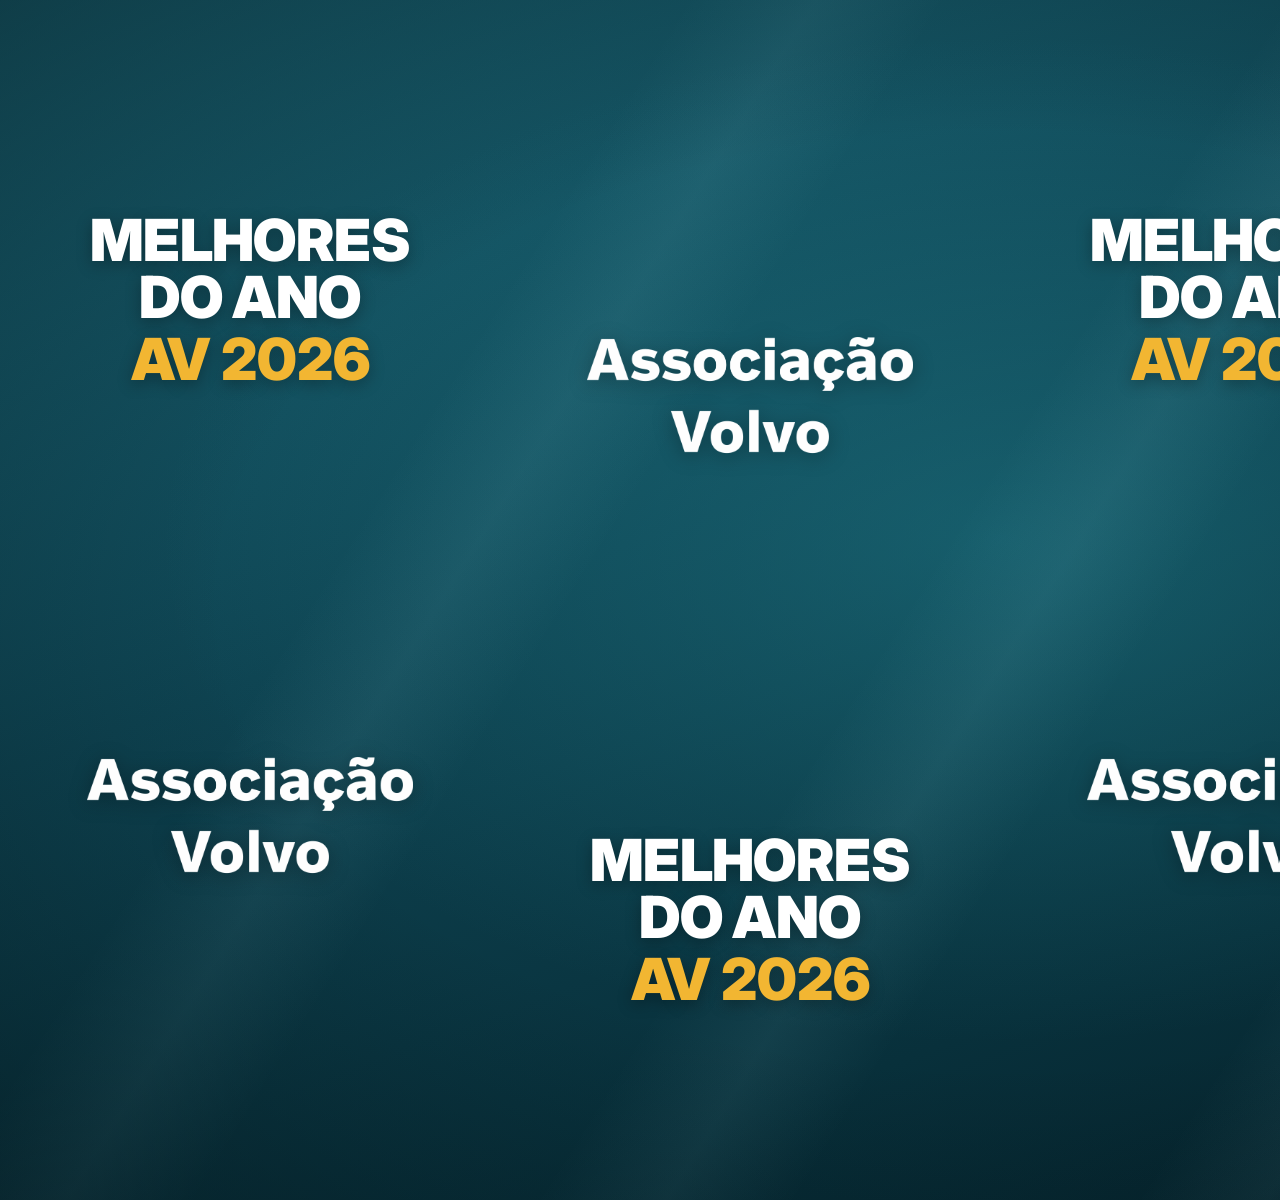
<file: artes/banner-5x3-painel.html>
<!doctype html>
<html lang="pt-BR"><head><meta charset="utf-8"><title>Banner 5 x 3 (painel intercalado) — Melhores do Ano AV 2026</title>
<!-- Banner para impressão: proporção 5 x 3.
     Painel de fotos: 4 colunas, cada uma com um "Melhores do Ano AV 2026" e um "Associação / Volvo",
     colunas alternando um pouco mais para cima e mais para baixo. Tudo em branco.
     Versões (no endereço): ?v=amarelo (AV 2026 em amarelo), ?v=raios (brilho suave atrás de cada selo), ?v=estrela (Melhores do Ano dentro da estrela 3D), ?v=linha (linha dourada embaixo de cada selo, alinhado, fundo em degradê do meio para fora). -->
<link href="https://fonts.googleapis.com/css2?family=Inter:wght@800;900&display=swap" rel="stylesheet">
<style>
  * { margin: 0; padding: 0; box-sizing: border-box; }
  html, body { width: 2000px; height: 1200px; overflow: hidden; background: #062a33; color: #fff; }
  .art { position: relative; width: 2000px; height: 1200px; overflow: hidden;
    background:
      radial-gradient(60% 60% at 50% 45%, rgba(40,150,165,.35), transparent 70%),
      linear-gradient(160deg, #1a6474 0%, #0e4351 40%, #08303b 72%, #041c24 100%); }
  .beam { position: absolute; top: -300px; width: 220px; height: 1900px; transform: rotate(32deg);
    background: linear-gradient(90deg, transparent, rgba(160,235,245,.07), transparent); }
  .vignette { position: absolute; inset: 0; background: radial-gradient(ellipse at center, transparent 55%, rgba(2,14,18,.45)); }

  .item { position: absolute; width: 400px; height: 250px; margin: -125px 0 0 -200px; z-index: 2;
    display: flex; flex-direction: column; align-items: center; justify-content: center; text-align: center; }
  /* Melhores do Ano AV 2026 */
  .mda b { display: block; font-family: 'Inter', Arial, sans-serif; font-weight: 900; text-transform: uppercase; font-size: 58px; line-height: .98; letter-spacing: -.01em;
    text-shadow: 0 4px 16px rgba(0,0,0,.3); }
  .mda b.av { margin-top: 6px; }
  .amarelo .mda b.av { color: #f2b632; }
  /* Associação / Volvo (recortado do logo oficial) */
  .av2 img { display: block; height: 54px; filter: drop-shadow(0 3px 10px rgba(0,0,0,.3)); }
  .av2 img + img { margin-top: 18px; }

  /* ?v=raios: só um brilho suave atrás de cada selo (sem linhas de raio aparentes) */
  .ray { position: absolute; width: 680px; height: 680px; margin: -340px 0 0 -340px; z-index: 1; pointer-events: none; border-radius: 50%;
    background: radial-gradient(circle, rgba(255,240,205,.30) 0%, rgba(242,182,50,.16) 30%, rgba(242,182,50,.06) 48%, transparent 66%); }
  .raios .mda b.av, .estrela .mda b.av { color: #f2b632; }

  /* ?v=estrela: "Melhores do Ano AV 2026" dentro de uma estrela dourada em 3D */
  .star3d { position: absolute; width: 450px; height: 450px; margin: -232px 0 0 -225px; z-index: 1;
    filter: drop-shadow(0 0 30px rgba(255,214,110,.45)) drop-shadow(0 26px 40px rgba(0,0,0,.5)); }
  .star3d svg { width: 100%; height: 100%; display: block; }
  .estrela .mda b { font-size: 40px; text-shadow: 0 2px 0 rgba(70,38,2,.9), 0 0 3px rgba(50,26,0,.9), 0 0 14px rgba(40,20,0,.8), 0 0 26px rgba(40,20,0,.5); }
  .estrela .mda b.av { color: #fff; }

  /* ?v=linha: selos alinhados, uma linha dourada embaixo de cada um e fundo em degradê do meio para fora */
  .linha .art, .art.linha { background: radial-gradient(75% 85% at 50% 50%, #237f91 0%, #12566a 30%, #0b3c49 60%, #041c24 100%); }
  .linha .beam, .raios .beam { display: none; }
  .ln { display: block; width: 270px; height: 4px; margin-top: 26px; border-radius: 2px;
    background: linear-gradient(90deg, transparent, #f2b632 20%, #ffe2a0 50%, #f2b632 80%, transparent); }
</style></head>
<body><div class="art" id="art">
  <div class="beam" style="left:300px"></div><div class="beam" style="left:900px"></div><div class="beam" style="left:1500px"></div>
  <div class="vignette"></div>
</div>
<script>
  const q = new URLSearchParams(location.search);
  // ?z=2 aumenta a arte (para gerar a imagem em alta resolução)
  const z = parseFloat(q.get('z'));
  if (z) { document.documentElement.style.zoom = z; document.documentElement.style.overflow = 'hidden'; }
  const v = q.get('v') || 'amarelo';
  document.getElementById('art').classList.add(v);

  const MDA = '<b>Melhores</b><b>do ano</b><b class="av">AV 2026</b>' + (v === 'linha' ? '<i class="ln"></i>' : '');
  const AV2 = '<img src="logo-associacao.png" alt="Associação"><img src="logo-volvo.png" alt="Volvo">' + (v === 'linha' ? '<i class="ln"></i>' : '');
  // estrela dourada facetada (mesma da capa da apresentação), usada na versão ?v=estrela
  const STAR = (() => {
    const C = 300, R = 285, r = 128, L = [-0.55, -0.83];
    const P = (a, rad) => [C + rad * Math.cos(a * Math.PI / 180), C + rad * Math.sin(a * Math.PI / 180)];
    const lo = [96, 56, 6], hi = [255, 246, 205];
    const col = t => 'rgb(' + lo.map((v, i) => Math.round(v + (hi[i] - v) * t)).join(',') + ')';
    let facets = '', outline = [];
    for (let k = 0; k < 5; k++) {
      const a = -90 + 72 * k, O = P(a, R), Ia = P(a - 36, r), Ib = P(a + 36, r);
      outline.push(Ia, O);
      for (const I of [Ia, Ib]) {
        let nx = -(O[1] - I[1]), ny = O[0] - I[0];
        const mx = (O[0] + I[0]) / 2 - C, my = (O[1] + I[1]) / 2 - C;
        if (nx * mx + ny * my < 0) { nx = -nx; ny = -ny; }
        const n = Math.hypot(nx, ny), t = Math.max(0, Math.min(1, .5 + .55 * ((nx / n) * L[0] + (ny / n) * L[1])));
        facets += '<path d="M' + C + ' ' + C + 'L' + I.map(v => v.toFixed(1)) + 'L' + O.map(v => v.toFixed(1)) + 'Z" fill="' + col(t) + '"/>';
      }
    }
    const pts = outline.map(p => p.map(v => v.toFixed(1)).join(' ')).join(' L');
    return '<svg viewBox="0 0 600 600"><defs><radialGradient id="sg" cx=".42" cy=".38" r=".7"><stop offset="0" stop-color="#fff" stop-opacity=".45"/><stop offset=".35" stop-color="#fff" stop-opacity="0"/></radialGradient></defs>' +
      facets + '<path d="M' + pts + 'Z" fill="url(#sg)"/><path d="M' + pts + 'Z" fill="none" stroke="#ffe9a8" stroke-width="3" stroke-linejoin="round" opacity=".85"/></svg>';
  })();
  // 4 colunas; cada coluna tem um de cada, e as colunas alternam: uma mais para cima, a outra mais para baixo
  const cols = [250, 750, 1250, 1750];
  let h = '';
  cols.forEach((x, i) => {
    const up = i % 2 === 0;
    // na versão com linha tudo fica alinhado em duas linhas retas; nas outras, colunas em zigue-zague
    const y1 = v === 'linha' ? 330 : (up ? 300 : 400), y2 = v === 'linha' ? 850 : y1 + 520;
    const first = up ? ['mda', MDA] : ['av2', AV2], second = up ? ['av2', AV2] : ['mda', MDA];
    [[first, y1], [second, y2]].forEach(([it, y]) => {
      if (v === 'raios') h += `<div class="ray" style="left:${x}px;top:${y}px"></div>`;
      if (v === 'estrela' && it[0] === 'mda') h += `<div class="star3d" style="left:${x}px;top:${y}px">${STAR}</div>`;
      h += `<div class="item ${it[0]}" style="left:${x}px;top:${y}px">${it[1]}</div>`;
    });
  });
  document.getElementById('art').insertAdjacentHTML('beforeend', h);
</script>
</body></html>
</file>
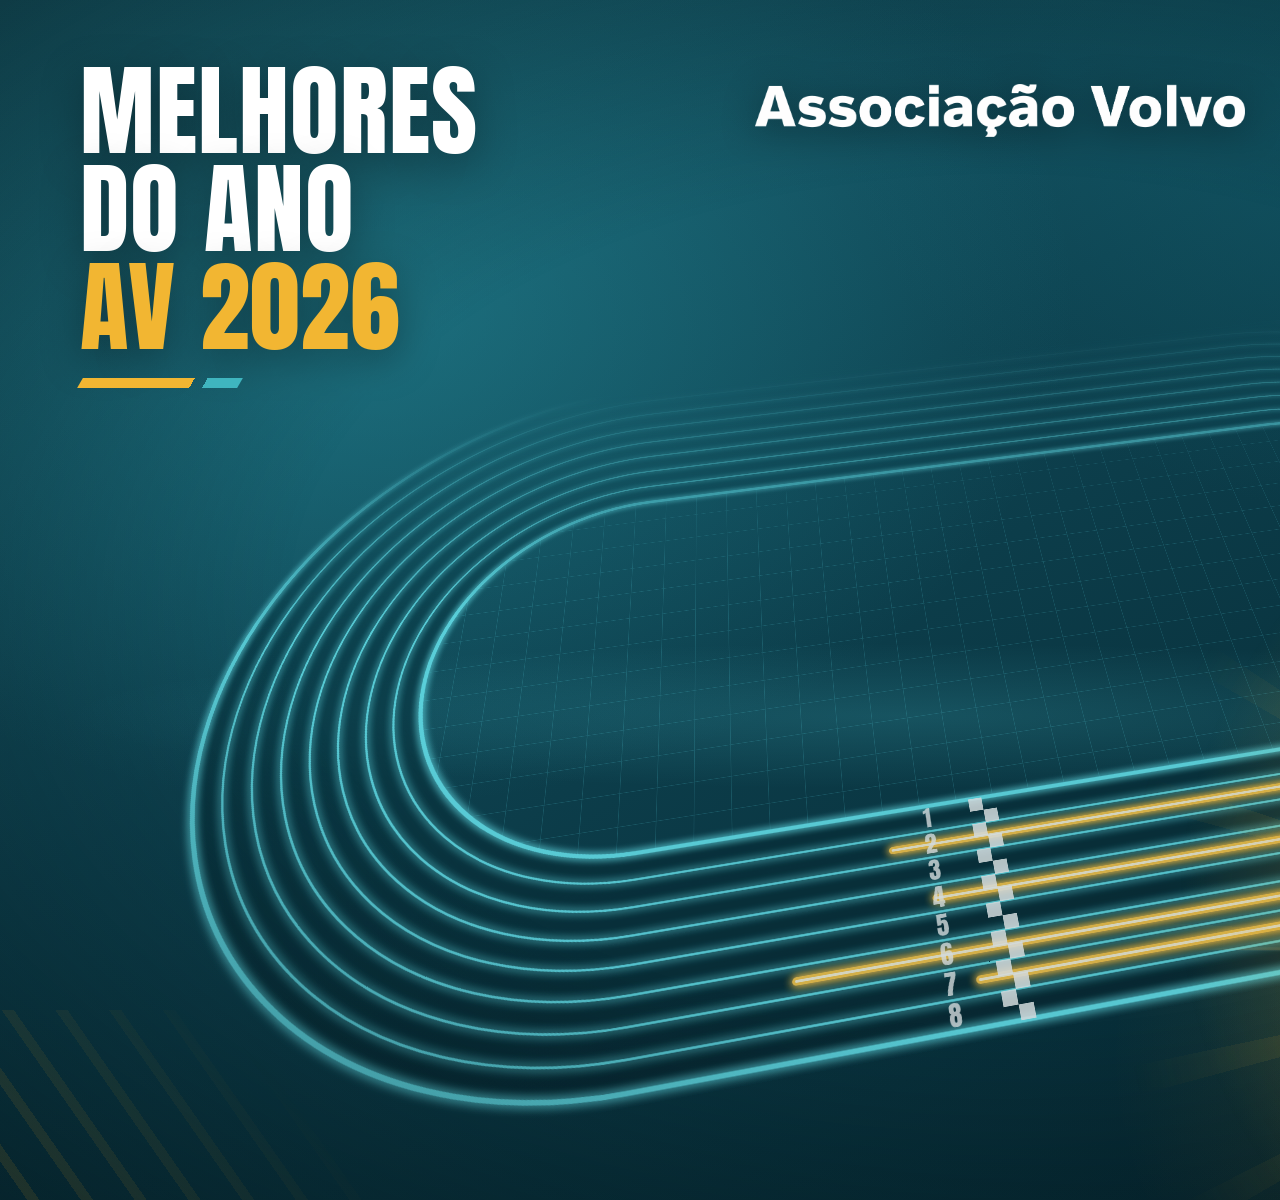
<file: artes/banner-5x3-pista.html>
<!doctype html>
<html lang="pt-BR"><head><meta charset="utf-8"><title>Banner 5 x 3 (pista de atletismo) — Melhores do Ano AV 2026</title>
<!-- Banner para impressão: proporção 5 x 3 (ex.: 5 m de largura por 3 m de altura).
     Versão C: fundo com linhas de pista de atletismo; logo Associação Volvo no meio em cima,
     estrela no canto inferior direito e o centro livre para fotos. -->
<link href="https://fonts.googleapis.com/css2?family=Anton&display=swap" rel="stylesheet">
<style>
  @page { size: 2000px 1200px; margin: 0; }
  * { margin: 0; padding: 0; box-sizing: border-box; }
  html, body { width: 2000px; height: 1200px; overflow: hidden; background: #062a33; color: #fff; }
  body { -webkit-print-color-adjust: exact; print-color-adjust: exact; }
  .art { position: relative; width: 2000px; height: 1200px; overflow: hidden;
    background:
      radial-gradient(55% 65% at 18% 25%, rgba(40,150,165,.45), transparent 65%),
      radial-gradient(50% 60% at 88% 88%, rgba(242,182,50,.22), transparent 65%),
      radial-gradient(40% 50% at 70% 8%, rgba(20,100,115,.5), transparent 70%),
      linear-gradient(150deg, #1a6474 0%, #0e4351 38%, #08303b 68%, #041c24 100%); }
  /* pedaço de pista de atletismo em 3D, com raias de luz (desenhada no script abaixo) */
  .trackwrap { position: absolute; inset: 0; perspective: 1500px; perspective-origin: 50% 0%; overflow: hidden; }
  .track { position: absolute; left: -400px; top: 380px; width: 2800px; height: 1500px;
    transform: translateZ(-1300px) rotateX(64deg) rotateZ(-10deg); transform-origin: 50% 50%;
    -webkit-mask-image: linear-gradient(to bottom, transparent 2%, #000 40%); mask-image: linear-gradient(to bottom, transparent 2%, #000 40%); opacity: .82; }
  .track svg { width: 100%; height: 100%; display: block; overflow: visible; }
  .horizon { position: absolute; left: 0; right: 0; top: 560px; height: 260px; pointer-events: none;
    background: radial-gradient(60% 40% at 45% 60%, rgba(95,240,255,.14), transparent 70%); }
  .vignette { position: absolute; inset: 0; background: radial-gradient(ellipse at center, transparent 50%, rgba(2,14,18,.5)); }

  /* logo no meio, em cima */
  .logo { position: absolute; left: 50%; top: 84px; transform: translateX(-50%); width: 490px; z-index: 3;
    filter: drop-shadow(0 4px 18px rgba(0,0,0,.4)); }

  /* título no canto superior esquerdo */
  .title { position: absolute; left: 80px; top: 62px; z-index: 3; font-family: 'Anton', Impact, sans-serif; font-weight: 400;
    text-transform: uppercase; font-size: 100px; line-height: .98; letter-spacing: .01em; text-shadow: 0 10px 40px rgba(0,0,0,.35); }
  .title .av { display: block; color: #f2b632; }
  .title .bar { display: block; width: 160px; height: 10px; margin-top: 22px; background: linear-gradient(90deg, #f2b632 0 70%, transparent 70% 78%, #3fb5bf 78%); transform: skewX(-30deg); }

  /* listras douradas no canto inferior esquerdo, discretas */
  .stripes { position: absolute; left: -40px; bottom: -40px; width: 460px; height: 230px; opacity: .35;
    background: repeating-linear-gradient(55deg, transparent 0 34px, rgba(242,182,50,.6) 34px 44px);
    -webkit-mask-image: linear-gradient(225deg, transparent 30%, #000 85%); mask-image: linear-gradient(225deg, transparent 30%, #000 85%); }

  /* estrela no canto inferior direito */
  .glow { position: absolute; right: -120px; bottom: -180px; width: 960px; height: 960px; border-radius: 50%;
    background: radial-gradient(circle, rgba(255,226,140,.55), rgba(242,182,50,.16) 40%, transparent 68%); }
  .rays { position: absolute; right: -630px; bottom: -700px; width: 1900px; height: 1900px; opacity: .35;
    background: repeating-conic-gradient(from 0deg, rgba(242,182,50,.9) 0deg 3deg, transparent 3deg 15deg);
    -webkit-mask-image: radial-gradient(circle, #000 0%, transparent 42%); mask-image: radial-gradient(circle, #000 0%, transparent 42%); }
  .flare { position: absolute; border-radius: 50%; mix-blend-mode: screen; }
  .flare.h { right: -60px; bottom: 246px; width: 860px; height: 10px; background: radial-gradient(ellipse, rgba(255,250,225,.95), rgba(255,214,120,.35) 35%, transparent 70%); }
  .flare.v { right: 316px; bottom: -40px; width: 10px; height: 640px; background: radial-gradient(ellipse, rgba(255,250,225,.9), rgba(255,214,120,.3) 35%, transparent 70%); }
  #star { position: absolute; right: 100px; bottom: 50px; width: 440px; height: 440px; transform: rotate(-8deg);
    filter: drop-shadow(0 0 30px rgba(255,214,110,.8)) drop-shadow(0 26px 44px rgba(0,0,0,.5)); }
  #star svg { width: 100%; height: 100%; display: block; }
  .core { position: absolute; right: 275px; bottom: 216px; width: 100px; height: 100px; border-radius: 50%; mix-blend-mode: screen;
    background: radial-gradient(circle, rgba(255,255,255,.95), rgba(255,240,190,.45) 40%, transparent 70%); }
  .spark { position: absolute; background: #fff7d6; clip-path: polygon(50% 0, 60% 40%, 100% 50%, 60% 60%, 50% 100%, 40% 60%, 0 50%, 40% 40%); filter: drop-shadow(0 0 8px #ffe08a); }
</style></head>
<body><div class="art">
  <div class="horizon"></div>
  <div class="trackwrap"><div class="track" id="track"></div></div>
  <div class="stripes"></div>
  <div class="glow"></div><div class="rays"></div>
  <div class="flare h"></div><div class="flare v"></div>
  <div id="star"></div>
  <div class="core"></div>
  <i class="spark" style="right:600px;bottom:380px;width:30px;height:30px"></i>
  <i class="spark" style="right:60px;bottom:520px;width:24px;height:24px"></i>
  <i class="spark" style="right:560px;bottom:90px;width:18px;height:18px"></i>
  <div class="vignette"></div>
  <img class="logo" src="../img/logo-associacao-volvo.png" alt="Associação Volvo">
  <div class="title">Melhores<br>do ano<span class="av">AV 2026</span><span class="bar"></span></div>
</div>
<script>
  // ?z=2 aumenta a arte (para gerar a imagem em alta resolução)
  const z = parseFloat(new URLSearchParams(location.search).get('z'));
  if (z) { document.documentElement.style.zoom = z; document.documentElement.style.overflow = 'hidden'; }
  // pista de atletismo em 3D: piso escuro, raias de luz (neon), rastros dourados de velocidade,
  // linha de chegada e números das raias
  (function () {
    const cx = 1400, cy = 750, L = 1300, r0 = 380, lane = 44, n = 8, rO = r0 + n * lane;
    const oval = r => `M${cx - L / 2} ${cy - r}H${cx + L / 2}A${r} ${r} 0 0 1 ${cx + L / 2} ${cy + r}H${cx - L / 2}A${r} ${r} 0 0 1 ${cx - L / 2} ${cy - r}Z`;
    const ovalRev = r => `M${cx - L / 2} ${cy - r}A${r} ${r} 0 0 0 ${cx - L / 2} ${cy + r}H${cx + L / 2}A${r} ${r} 0 0 0 ${cx + L / 2} ${cy - r}Z`;
    let s = `<defs>
      <linearGradient id="surf" x1="0" y1="0" x2="0" y2="1"><stop offset="0" stop-color="#0b4a58"/><stop offset="1" stop-color="#05242d"/></linearGradient>
      <pattern id="grid" width="60" height="60" patternUnits="userSpaceOnUse"><path d="M60 0H0V60" fill="none" stroke="#5ff0ff" stroke-opacity=".18" stroke-width="2"/></pattern>
      <filter id="neon" x="-20%" y="-20%" width="140%" height="140%"><feGaussianBlur stdDeviation="7" result="b"/><feMerge><feMergeNode in="b"/><feMergeNode in="b"/><feMergeNode in="SourceGraphic"/></feMerge></filter>
    </defs>`;
    // piso das raias e gramado com grade
    s += `<path d="${oval(rO)} ${ovalRev(r0)}" fill="url(#surf)" fill-opacity=".9"/>`;
    s += `<path d="${oval(r0)}" fill="url(#grid)"/>`;
    // linhas das raias (neon)
    let lines = '';
    for (let i = 0; i <= n; i++) lines += `<path d="${oval(r0 + i * lane)}" stroke-width="${i === 0 || i === n ? 7 : 3.5}"/>`;
    s += `<g fill="none" stroke="#6ff6ff" stroke-opacity=".85" filter="url(#neon)">${lines}</g>`;
    // rastros de luz dourada correndo nas raias
    const per = r => 2 * L + 2 * Math.PI * r;
    let trails = '';
    [[1, .08, 900], [3, .02, 1200], [5, .12, 800], [6, .05, 1000]].forEach(([k, off, len]) => {
      const r = r0 + k * lane + lane / 2, p = per(r);
      trails += `<path d="${oval(r)}" stroke-dasharray="${len} ${p}" stroke-dashoffset="${-p * (0.42 + off)}"/>`;
    });
    s += `<g fill="none" stroke="#ffc94a" stroke-width="12" stroke-linecap="round" filter="url(#neon)">${trails}</g>`;
    s += `<g fill="none" stroke="#fff6da" stroke-width="4" stroke-linecap="round">${trails}</g>`;
    // linha de chegada (quadriculada) e números das raias na reta da frente
    const fx = cx - 120;
    let chk = '';
    for (let i = 0; i < n * 2; i++) for (let j = 0; j < 2; j++)
      if ((i + j) % 2 === 0) chk += `<rect x="${fx + j * 22}" y="${cy + r0 + i * lane / 2}" width="22" height="${lane / 2}"/>`;
    s += `<g fill="#ffffff" fill-opacity=".85">${chk}</g>`;
    let nums = '';
    for (let i = 0; i < n; i++)
      nums += `<text x="${fx - 70}" y="${cy + r0 + i * lane + lane / 2 + 15}" text-anchor="middle">${i + 1}</text>`;
    s += `<g font-family="Anton, Impact, sans-serif" font-size="38" fill="#ffffff" fill-opacity=".8">${nums}</g>`;
    document.getElementById('track').innerHTML = `<svg viewBox="0 0 2800 1500">${s}</svg>`;
  })();
  // estrela dourada facetada (mesma da capa da apresentação)
  (function () {
    const C = 300, R = 280, r = 112, L = [-0.55, -0.83];
    const P = (a, rad) => [C + rad * Math.cos(a * Math.PI / 180), C + rad * Math.sin(a * Math.PI / 180)];
    const lo = [96, 56, 6], hi = [255, 246, 205];
    const col = t => 'rgb(' + lo.map((v, i) => Math.round(v + (hi[i] - v) * t)).join(',') + ')';
    let facets = '', outline = [];
    for (let k = 0; k < 5; k++) {
      const a = -90 + 72 * k, O = P(a, R), Ia = P(a - 36, r), Ib = P(a + 36, r);
      outline.push(Ia, O);
      for (const I of [Ia, Ib]) {
        let nx = -(O[1] - I[1]), ny = O[0] - I[0];
        const mx = (O[0] + I[0]) / 2 - C, my = (O[1] + I[1]) / 2 - C;
        if (nx * mx + ny * my < 0) { nx = -nx; ny = -ny; }
        const n = Math.hypot(nx, ny), t = Math.max(0, Math.min(1, .5 + .55 * ((nx / n) * L[0] + (ny / n) * L[1])));
        facets += '<path d="M' + C + ' ' + C + 'L' + I.map(v => v.toFixed(1)) + 'L' + O.map(v => v.toFixed(1)) + 'Z" fill="' + col(t) + '"/>';
      }
    }
    const pts = outline.map(p => p.map(v => v.toFixed(1)).join(' ')).join(' L');
    document.getElementById('star').innerHTML =
      '<svg viewBox="0 0 600 600"><defs><radialGradient id="sg" cx=".42" cy=".38" r=".7"><stop offset="0" stop-color="#fff" stop-opacity=".55"/><stop offset=".35" stop-color="#fff" stop-opacity="0"/></radialGradient></defs>' +
      facets + '<path d="M' + pts + 'Z" fill="url(#sg)"/><path d="M' + pts + 'Z" fill="none" stroke="#ffe9a8" stroke-width="3" stroke-linejoin="round" opacity=".85"/></svg>';
  })();
</script>
</body></html>
</file>
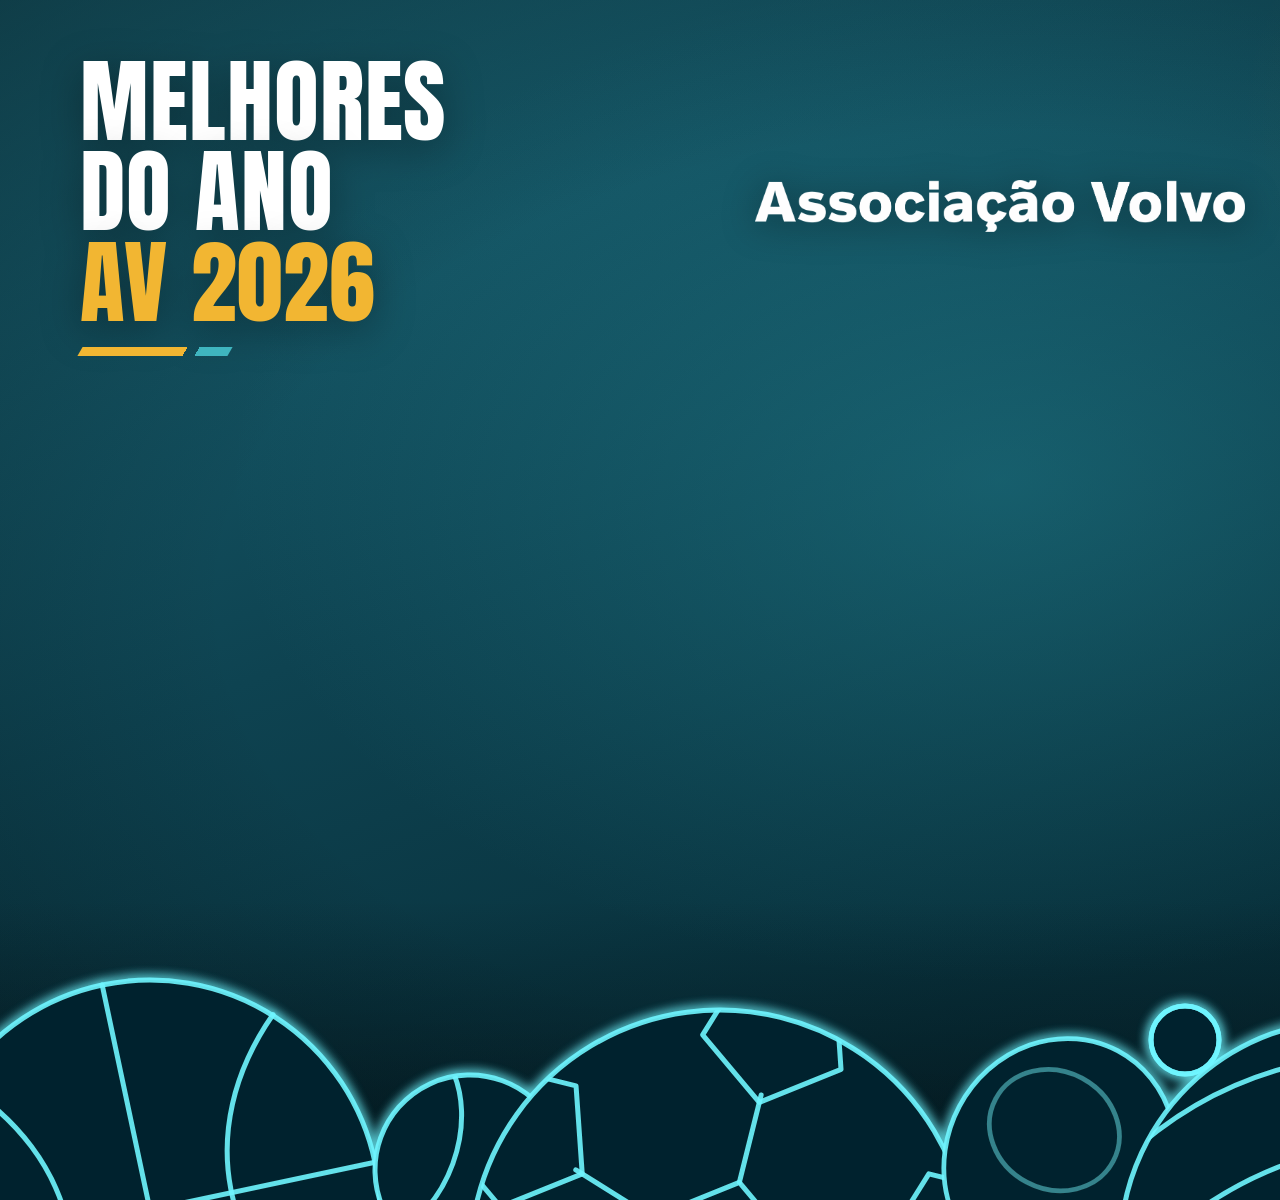
<file: artes/banner-5x3-rodape.html>
<!doctype html>
<html lang="pt-BR"><head><meta charset="utf-8"><title>Banner 5 x 3 (rodapé esportivo) — Melhores do Ano AV 2026</title>
<!-- Banner para impressão: proporção 5 x 3 (ex.: 5 m de largura por 3 m de altura).
     Versão: título, logo Associação Volvo e estrela na mesma linha em cima;
     fundo petróleo limpo; rodapé com pedaços de bolas e elementos de esporte. -->
<link href="https://fonts.googleapis.com/css2?family=Anton&display=swap" rel="stylesheet">
<style>
  * { margin: 0; padding: 0; box-sizing: border-box; }
  html, body { width: 2000px; height: 1200px; overflow: hidden; background: #062a33; color: #fff; }
  .art { position: relative; width: 2000px; height: 1200px; overflow: hidden;
    background:
      radial-gradient(55% 60% at 50% 40%, rgba(40,150,165,.35), transparent 70%),
      radial-gradient(40% 50% at 88% 10%, rgba(242,182,50,.14), transparent 65%),
      linear-gradient(160deg, #1a6474 0%, #0e4351 40%, #08303b 70%, #041c24 100%); }
  .vignette { position: absolute; inset: 0; background: radial-gradient(ellipse at center, transparent 55%, rgba(2,14,18,.45)); }

  /* faixa de cima: título (esquerda), logo (meio) e estrela (direita), alinhados na mesma linha */
  .top { position: absolute; left: 80px; right: 80px; top: 56px; height: 300px; display: flex; align-items: center; justify-content: space-between; z-index: 3; }
  .title { font-family: 'Anton', Impact, sans-serif; text-transform: uppercase; font-size: 92px; line-height: .98; letter-spacing: .01em;
    text-shadow: 0 10px 40px rgba(0,0,0,.35); width: 520px; }
  .title .av { display: block; color: #f2b632; }
  .title .bar { display: block; width: 150px; height: 9px; margin-top: 20px; background: linear-gradient(90deg, #f2b632 0 70%, transparent 70% 78%, #3fb5bf 78%); transform: skewX(-30deg); }
  .logo { width: 490px; filter: drop-shadow(0 4px 18px rgba(0,0,0,.4)); }
  .starbox { position: relative; width: 520px; height: 300px; display: flex; justify-content: flex-end; align-items: center; }
  /* estrela com luz vindo de trás: halo, raios suaves girando em volta e cruz de brilho */
  .sw { position: relative; width: 270px; height: 270px; margin-right: 10px; }
  .sw > div:not(#star) { position: absolute; left: 50%; top: 50%; border-radius: 50%; pointer-events: none; }
  .sw .rays { width: 900px; height: 900px; margin: -450px 0 0 -450px; opacity: .26;
    background: repeating-conic-gradient(from 4deg, rgba(255,214,120,.85) 0deg 2.5deg, transparent 2.5deg 11deg);
    -webkit-mask-image: radial-gradient(circle, #000 12%, transparent 50%); mask-image: radial-gradient(circle, #000 12%, transparent 50%); }
  .sw .halo { width: 640px; height: 640px; margin: -320px 0 0 -320px;
    background: radial-gradient(circle, rgba(255,240,200,.75) 0%, rgba(255,214,120,.45) 16%, rgba(242,182,50,.16) 38%, transparent 66%); }
  .sw .flare.h { width: 760px; height: 8px; margin: -4px 0 0 -380px; mix-blend-mode: screen;
    background: radial-gradient(ellipse, rgba(255,250,225,.95), rgba(255,214,120,.35) 35%, transparent 70%); }
  .sw .flare.v { width: 8px; height: 420px; margin: -210px 0 0 -4px; mix-blend-mode: screen;
    background: radial-gradient(ellipse, rgba(255,250,225,.9), rgba(255,214,120,.3) 35%, transparent 70%); }
  #star { position: relative; width: 270px; height: 270px; transform: rotate(-8deg);
    filter: drop-shadow(0 0 26px rgba(255,214,110,.8)) drop-shadow(0 20px 34px rgba(0,0,0,.5)); }
  #star svg { width: 100%; height: 100%; display: block; }

  /* rodapé: pedaços de bolas e elementos de esporte saindo da borda de baixo */
  .footer { position: absolute; left: 0; right: 0; bottom: 0; height: 460px; z-index: 2; }
  .footer svg { width: 100%; height: 100%; display: block; overflow: visible; }
  .floor { position: absolute; left: 0; right: 0; bottom: 0; height: 300px; z-index: 1;
    background: linear-gradient(to top, rgba(2,14,18,.7), transparent); }
</style></head>
<body><div class="art">
  <div class="floor"></div>
  <div class="footer" id="footer"></div>
  <div class="vignette"></div>
  <div class="top">
    <div class="title">Melhores<br>do ano<span class="av">AV 2026</span><span class="bar"></span></div>
    <img class="logo" src="../img/logo-associacao-volvo.png" alt="Associação Volvo">
    <div class="starbox"><div class="sw"><div class="rays"></div><div class="halo"></div><div class="flare h"></div><div class="flare v"></div><div id="star"></div></div></div>
  </div>
</div>
<script>
  // ?z=2 aumenta a arte (para gerar a imagem em alta resolução)
  const z = parseFloat(new URLSearchParams(location.search).get('z'));
  if (z) { document.documentElement.style.zoom = z; document.documentElement.style.overflow = 'hidden'; }

  // estrela dourada facetada (mesma da capa da apresentação)
  (function () {
    const C = 300, R = 280, r = 112, L = [-0.55, -0.83];
    const P = (a, rad) => [C + rad * Math.cos(a * Math.PI / 180), C + rad * Math.sin(a * Math.PI / 180)];
    const lo = [96, 56, 6], hi = [255, 246, 205];
    const col = t => 'rgb(' + lo.map((v, i) => Math.round(v + (hi[i] - v) * t)).join(',') + ')';
    let facets = '', outline = [];
    for (let k = 0; k < 5; k++) {
      const a = -90 + 72 * k, O = P(a, R), Ia = P(a - 36, r), Ib = P(a + 36, r);
      outline.push(Ia, O);
      for (const I of [Ia, Ib]) {
        let nx = -(O[1] - I[1]), ny = O[0] - I[0];
        const mx = (O[0] + I[0]) / 2 - C, my = (O[1] + I[1]) / 2 - C;
        if (nx * mx + ny * my < 0) { nx = -nx; ny = -ny; }
        const n = Math.hypot(nx, ny), t = Math.max(0, Math.min(1, .5 + .55 * ((nx / n) * L[0] + (ny / n) * L[1])));
        facets += '<path d="M' + C + ' ' + C + 'L' + I.map(v => v.toFixed(1)) + 'L' + O.map(v => v.toFixed(1)) + 'Z" fill="' + col(t) + '"/>';
      }
    }
    const pts = outline.map(p => p.map(v => v.toFixed(1)).join(' ')).join(' L');
    document.getElementById('star').innerHTML =
      '<svg viewBox="0 0 600 600"><defs><radialGradient id="sg" cx=".42" cy=".38" r=".7"><stop offset="0" stop-color="#fff" stop-opacity=".55"/><stop offset=".35" stop-color="#fff" stop-opacity="0"/></radialGradient></defs>' +
      facets + '<path d="M' + pts + 'Z" fill="url(#sg)"/><path d="M' + pts + 'Z" fill="none" stroke="#ffe9a8" stroke-width="3" stroke-linejoin="round" opacity=".85"/></svg>';
  })();

  // rodapé esportivo só em contorno de luz (mesmo azul neon das raias da pista de atletismo)
  // coordenadas do rodapé: 2000 x 460; y = 460 é a borda de baixo do banner
  (function () {
    const defs = `<defs>
      <filter id="neon" x="-30%" y="-30%" width="160%" height="160%"><feGaussianBlur stdDeviation="6" result="b"/>
        <feMerge><feMergeNode in="b"/><feMergeNode in="b"/><feMergeNode in="SourceGraphic"/></feMerge></filter>
    </defs>`;
    // cada elemento tem um "miolo" escuro para os contornos de trás não aparecerem através dele
    const back = r => `<circle r="${r}" fill="#05242d" stroke="none"/>`;
    const basq = (x, y, r, rot) => `<g transform="translate(${x} ${y}) rotate(${rot})">${back(r)}<circle r="${r}"/>
      <path d="M0 ${-r}V${r}M${-r} 0H${r}"/>
      <path d="M${-r * .7} ${-r * .72}C${-r * .25} ${-r * .3} ${-r * .25} ${r * .3} ${-r * .7} ${r * .72}"/>
      <path d="M${r * .7} ${-r * .72}C${r * .25} ${-r * .3} ${r * .25} ${r * .3} ${r * .7} ${r * .72}"/></g>`;
    const pent = (cx, cy, s, rot) => { let p = ''; for (let k = 0; k < 5; k++) { const a = (rot - 90 + 72 * k) * Math.PI / 180; p += (k ? 'L' : 'M') + (cx + s * Math.cos(a)).toFixed(1) + ' ' + (cy + s * Math.sin(a)).toFixed(1); } return p + 'Z'; };
    const fut = (x, y, r, rot) => { let g = `<path d="${pent(0, 0, r * .32, 0)}"/>`;
      for (let k = 0; k < 5; k++) { const a = (-90 + 72 * k) * Math.PI / 180;
        g += `<path d="M${(Math.cos(a) * r * .32).toFixed(1)} ${(Math.sin(a) * r * .32).toFixed(1)}L${(Math.cos(a) * r * .68).toFixed(1)} ${(Math.sin(a) * r * .68).toFixed(1)}"/>`;
        g += `<path d="${pent(Math.cos(a) * r * .95, Math.sin(a) * r * .95, r * .3, 36 + 72 * k)}"/>`; }
      return `<g transform="translate(${x} ${y}) rotate(${rot})"><clipPath id="cf${x}"><circle r="${r}"/></clipPath>${back(r)}<g clip-path="url(#cf${x})">${g}</g><circle r="${r}"/></g>`; };
    const vol = (x, y, r, rot) => `<g transform="translate(${x} ${y}) rotate(${rot})"><clipPath id="cv${x}"><circle r="${r}"/></clipPath>${back(r)}
      <g clip-path="url(#cv${x})">
        <path d="M${-r} ${-r * .2}C${-r * .4} ${-r * .55} ${r * .3} ${-r * .55} ${r} ${-r * .05}"/><path d="M${-r} ${-r * .6}C${-r * .4} ${-r * .95} ${r * .3} ${-r * .95} ${r} ${-r * .45}"/>
        <path d="M${-r * .02} ${-r * .3}C${r * .15} ${r * .05} ${r * .5} ${r * .35} ${r} ${r * .4}"/><path d="M${-r * .25} ${-r * .05}C${-r * .05} ${r * .4} ${r * .35} ${r * .7} ${r * .9} ${r * .75}"/>
        <path d="M${-r} ${r * .2}C${-r * .6} ${r * .45} ${-r * .35} ${r * .8} ${-r * .3} ${r}"/></g><circle r="${r}"/></g>`;
    const ten = (x, y, r, rot) => `<g transform="translate(${x} ${y}) rotate(${rot})"><clipPath id="ct${x}"><circle r="${r}"/></clipPath>${back(r)}
      <g clip-path="url(#ct${x})"><path d="M${-r * .62} ${-r}C${-r * .05} ${-r * .55} ${-r * .05} ${r * .55} ${-r * .62} ${r}"/>
      <path d="M${r * .62} ${-r}C${r * .05} ${-r * .55} ${r * .05} ${r * .55} ${r * .62} ${r}"/></g><circle r="${r}"/></g>`;
    const ping = (x, y, s, rot) => `<g transform="translate(${x} ${y}) rotate(${rot}) scale(${s})">
      <rect x="-20" y="80" width="40" height="150" rx="14" fill="#05242d"/><ellipse rx="120" ry="130" fill="#05242d" stroke="none"/>
      <ellipse rx="120" ry="130"/><path d="M-20 122V230H20V122"/><ellipse cx="-20" cy="-25" rx="70" ry="62" stroke-opacity=".45"/></g>`;
    const bol = (x, y, r) => `<g>${'<circle cx="' + x + '" cy="' + y + '" r="' + r + '" fill="#05242d"/>'}<circle cx="${x}" cy="${y}" r="${r}"/></g>`;
    // medalha com fita: contorno dourado, como os rastros de luz da pista
    const med = (x, y, s, rot) => `<g transform="translate(${x} ${y}) rotate(${rot}) scale(${s})" stroke="#ffc94a">
      <path d="M-60 -230L-10 -40H30L-20 -230Z" fill="#05242d"/><path d="M60 -230L10 -40H-30L20 -230Z" fill="#05242d"/>
      <circle r="90" fill="#05242d"/><circle r="66" stroke-opacity=".6"/>
      <text y="28" text-anchor="middle" font-family="Anton, Impact, sans-serif" font-size="80" fill="#ffc94a" stroke="none">1</text></g>`;
    const parts = [
      basq(150, 470, 230, -12),
      ten(470, 430, 95, 20),
      fut(720, 520, 250, 14),
      ping(1060, 420, .95, 28), bol(1185, 300, 34),
      vol(1350, 510, 230, -20),
      basq(1905, 480, 195, 24),
      ten(1610, 420, 100, 15),
      ten(1990, 300, 70, -30)
    ].join('');
    document.getElementById('footer').innerHTML = `<svg viewBox="0 0 2000 460">${defs}
      <g fill="none" stroke="#6ff6ff" stroke-opacity=".9" stroke-width="5" stroke-linecap="round" stroke-linejoin="round" filter="url(#neon)">${parts}</g></svg>`;
  })();
</script>
</body></html>
</file>
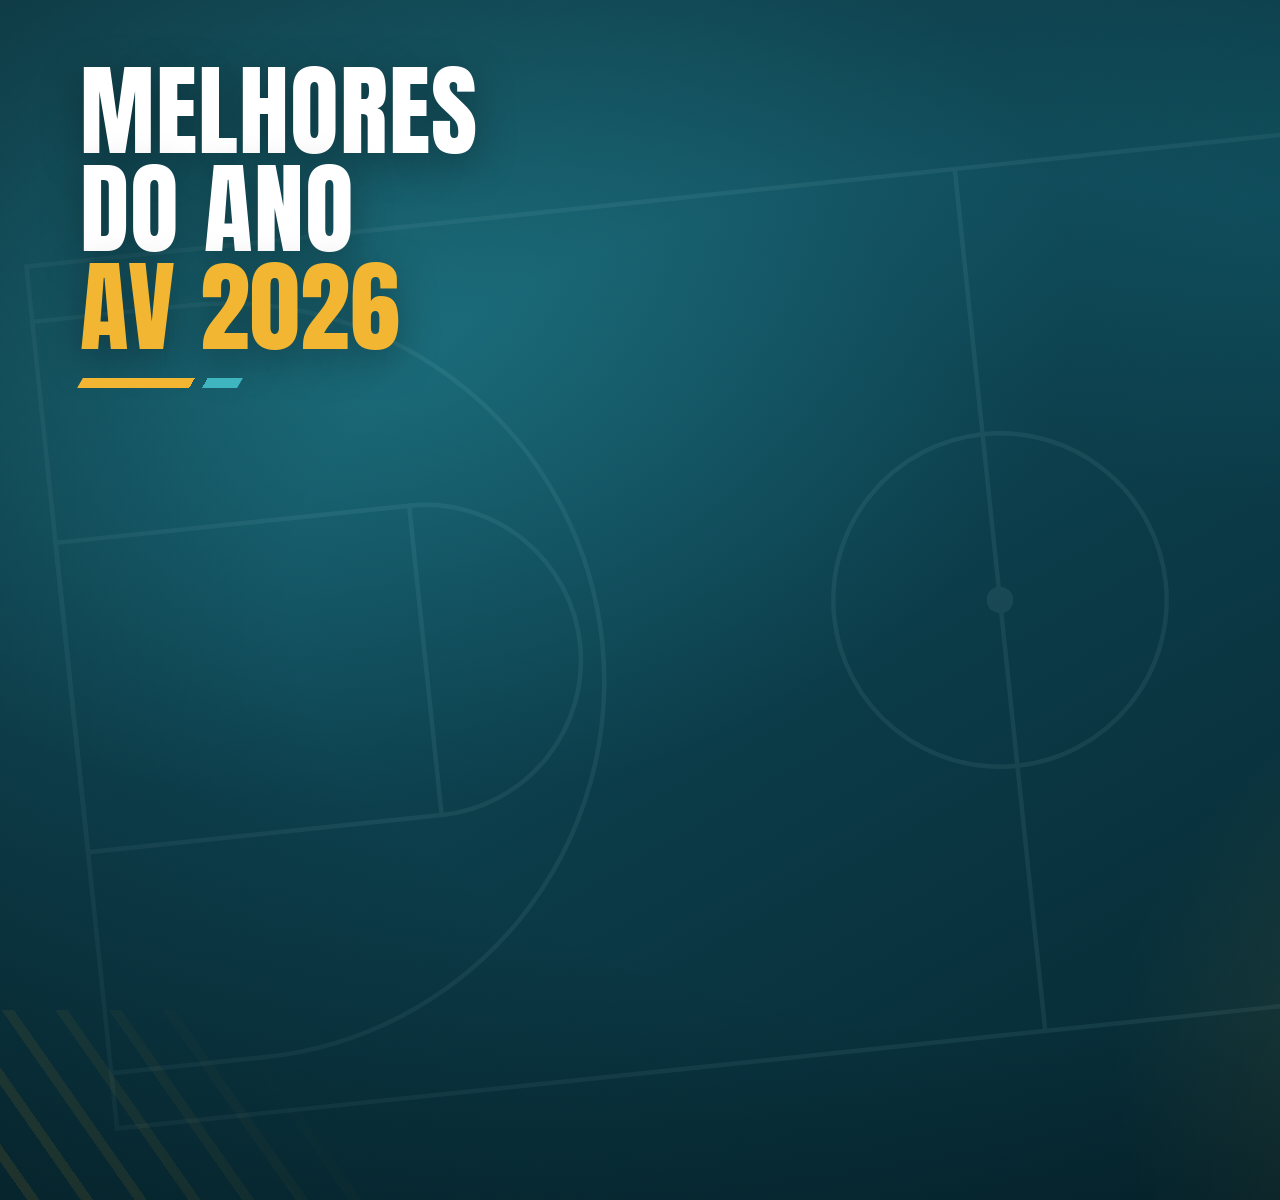
<file: artes/banner-5x3-trofeu.html>
<!doctype html>
<html lang="pt-BR"><head><meta charset="utf-8"><title>Banner 5 x 3 (troféu) — Melhores do Ano AV 2026</title>
<!-- Banner para impressão: proporção 5 x 3 (ex.: 5 m de largura por 3 m de altura).
     Versão D: foto real de mãos erguendo um troféu no canto inferior direito;
     logo Associação Volvo no canto superior direito; centro livre para fotos. -->
<link href="https://fonts.googleapis.com/css2?family=Anton&display=swap" rel="stylesheet">
<style>
  @page { size: 2000px 1200px; margin: 0; }
  * { margin: 0; padding: 0; box-sizing: border-box; }
  html, body { width: 2000px; height: 1200px; overflow: hidden; background: #062a33; color: #fff; }
  body { -webkit-print-color-adjust: exact; print-color-adjust: exact; }
  .art { position: relative; width: 2000px; height: 1200px; overflow: hidden;
    background:
      radial-gradient(55% 65% at 18% 25%, rgba(40,150,165,.45), transparent 65%),
      radial-gradient(50% 60% at 88% 88%, rgba(242,182,50,.22), transparent 65%),
      radial-gradient(40% 50% at 70% 8%, rgba(20,100,115,.5), transparent 70%),
      linear-gradient(150deg, #1a6474 0%, #0e4351 38%, #08303b 68%, #041c24 100%); }
  /* só as linhas de uma quadra, bem suaves */
  .court { position: absolute; inset: 0; background: url('../img/quadra-fundo.svg') center / cover no-repeat; opacity: .07; }
  .vignette { position: absolute; inset: 0; background: radial-gradient(ellipse at center, transparent 50%, rgba(2,14,18,.5)); }

  /* logo no canto superior direito */
  .logo { position: absolute; right: 80px; top: 84px; width: 490px; z-index: 3;
    filter: drop-shadow(0 4px 18px rgba(0,0,0,.4)); }

  /* título no canto superior esquerdo */
  .title { position: absolute; left: 80px; top: 62px; z-index: 3; font-family: 'Anton', Impact, sans-serif; font-weight: 400;
    text-transform: uppercase; font-size: 100px; line-height: .98; letter-spacing: .01em; text-shadow: 0 10px 40px rgba(0,0,0,.35); }
  .title .av { display: block; color: #f2b632; }
  .title .bar { display: block; width: 160px; height: 10px; margin-top: 22px; background: linear-gradient(90deg, #f2b632 0 70%, transparent 70% 78%, #3fb5bf 78%); transform: skewX(-30deg); }

  /* listras douradas no canto inferior esquerdo, discretas */
  .stripes { position: absolute; left: -40px; bottom: -40px; width: 460px; height: 230px; opacity: .35;
    background: repeating-linear-gradient(55deg, transparent 0 34px, rgba(242,182,50,.6) 34px 44px);
    -webkit-mask-image: linear-gradient(225deg, transparent 30%, #000 85%); mask-image: linear-gradient(225deg, transparent 30%, #000 85%); }

  /* foto real: mãos erguendo o troféu, presa ao canto inferior direito e se fundindo com o fundo */
  .glow { position: absolute; right: -40px; bottom: 120px; width: 760px; height: 760px; border-radius: 50%;
    background: radial-gradient(circle, rgba(255,214,120,.38), rgba(242,182,50,.12) 40%, transparent 68%); }
  .photowrap { position: absolute; right: 0; bottom: 0; width: 1150px; height: 1200px; isolation: isolate;
    transform: scale(.62); transform-origin: 100% 100%; /* troféu do tamanho da estrela das outras artes */
    -webkit-mask-image: radial-gradient(58% 60% at 58% 58%, #000 62%, transparent 92%); mask-image: radial-gradient(58% 60% at 58% 58%, #000 62%, transparent 92%); }
  .photowrap > div { position: absolute; left: 0; right: 0; }
  /* a foto (a taça fica perto do topo da foto original) */
  .photo { top: 200px; bottom: 0; background: url('../img/parabens.jpg') right 0 top 0 / auto 1060px no-repeat; filter: saturate(1.1) contrast(1.06);
    -webkit-mask-image: linear-gradient(to bottom, transparent 0, #000 45px); mask-image: linear-gradient(to bottom, transparent 0, #000 45px); }
  /* continuação do fundo desfocado acima da foto (faixa de cima da própria foto, esticada e borrada) */
  .ext { top: 0; height: 290px; background: url('../img/parabens.jpg') right 0 top 0 / 1569px 9000px no-repeat; filter: blur(22px) saturate(1.1); }
  /* tom petróleo por cima do desfoque claro da foto, sem cobrir a taça nem as mãos */
  .tint { top: 0; bottom: 0; mix-blend-mode: multiply; background: radial-gradient(32% 62% at 58% 55%, transparent 52%, rgba(10,55,68,.9) 100%); }
  .spark { position: absolute; background: #fff7d6; clip-path: polygon(50% 0, 60% 40%, 100% 50%, 60% 60%, 50% 100%, 40% 60%, 0 50%, 40% 40%); filter: drop-shadow(0 0 8px #ffe08a); }
</style></head>
<body><div class="art">
  <div class="court"></div>
  <div class="stripes"></div>
  <div class="glow"></div>
  <div class="photowrap"><div class="ext"></div><div class="photo"></div><div class="tint"></div></div>
  <i class="spark" style="right:560px;bottom:520px;width:30px;height:30px"></i>
  <i class="spark" style="right:70px;bottom:640px;width:22px;height:22px"></i>
  <div class="vignette"></div>
  <img class="logo" src="../img/logo-associacao-volvo.png" alt="Associação Volvo">
  <div class="title">Melhores<br>do ano<span class="av">AV 2026</span><span class="bar"></span></div>
</div>
<script>
  // ?z=2 aumenta a arte (para gerar a imagem em alta resolução)
  const z = parseFloat(new URLSearchParams(location.search).get('z'));
  if (z) { document.documentElement.style.zoom = z; document.documentElement.style.overflow = 'hidden'; }
</script>
</body></html>
</file>
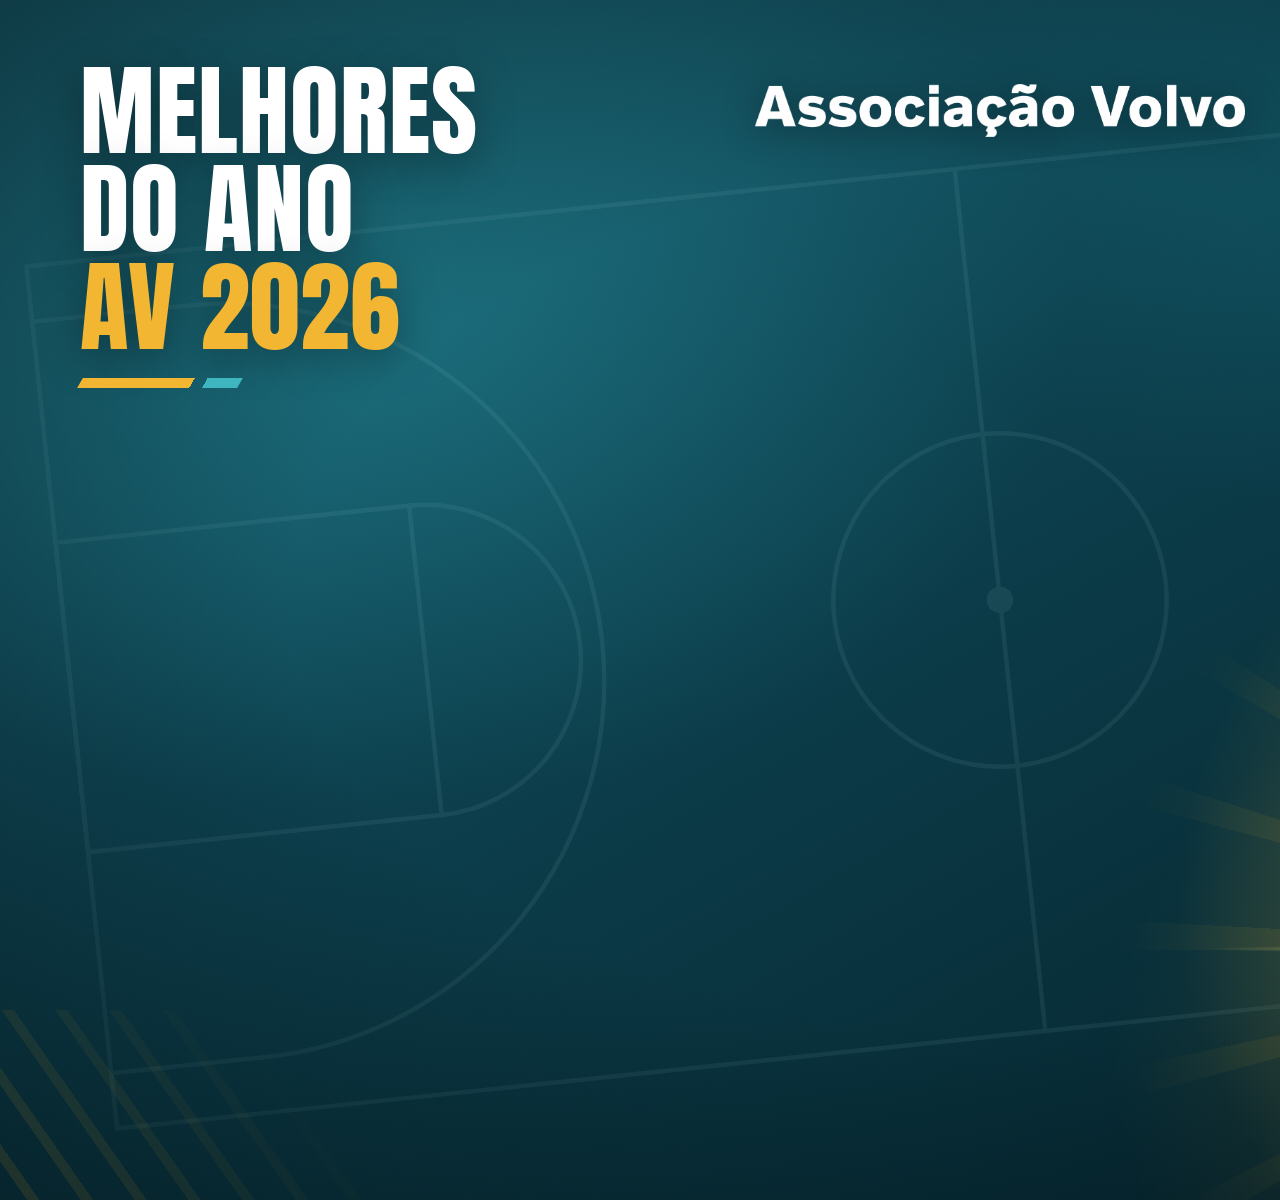
<file: artes/banner-5x3.html>
<!doctype html>
<html lang="pt-BR"><head><meta charset="utf-8"><title>Banner 5 x 3 — Melhores do Ano AV 2026</title>
<!-- Banner para impressão: proporção 5 x 3 (ex.: 5 m de largura por 3 m de altura).
     Título no canto superior esquerdo, logo Associação Volvo no meio em cima,
     estrela no canto inferior direito e o centro livre para fotos. -->
<link href="https://fonts.googleapis.com/css2?family=Anton&display=swap" rel="stylesheet">
<style>
  @page { size: 2000px 1200px; margin: 0; }
  * { margin: 0; padding: 0; box-sizing: border-box; }
  html, body { width: 2000px; height: 1200px; overflow: hidden; background: #062a33; color: #fff; }
  body { -webkit-print-color-adjust: exact; print-color-adjust: exact; }
  .art { position: relative; width: 2000px; height: 1200px; overflow: hidden;
    background:
      radial-gradient(55% 65% at 18% 25%, rgba(40,150,165,.45), transparent 65%),
      radial-gradient(50% 60% at 88% 88%, rgba(242,182,50,.22), transparent 65%),
      radial-gradient(40% 50% at 70% 8%, rgba(20,100,115,.5), transparent 70%),
      linear-gradient(150deg, #1a6474 0%, #0e4351 38%, #08303b 68%, #041c24 100%); }
  /* só as linhas de uma quadra, bem suaves */
  .court { position: absolute; inset: 0; background: url('../img/quadra-fundo.svg') center / cover no-repeat; opacity: .07; }
  .vignette { position: absolute; inset: 0; background: radial-gradient(ellipse at center, transparent 50%, rgba(2,14,18,.5)); }

  /* logo no meio, em cima */
  .logo { position: absolute; left: 50%; top: 84px; transform: translateX(-50%); width: 490px; z-index: 3;
    filter: drop-shadow(0 4px 18px rgba(0,0,0,.4)); }

  /* título no canto superior esquerdo */
  .title { position: absolute; left: 80px; top: 62px; z-index: 3; font-family: 'Anton', Impact, sans-serif; font-weight: 400;
    text-transform: uppercase; font-size: 100px; line-height: .98; letter-spacing: .01em; text-shadow: 0 10px 40px rgba(0,0,0,.35); }
  .title .av { display: block; color: #f2b632; }
  .title .bar { display: block; width: 160px; height: 10px; margin-top: 22px; background: linear-gradient(90deg, #f2b632 0 70%, transparent 70% 78%, #3fb5bf 78%); transform: skewX(-30deg); }

  /* listras douradas no canto inferior esquerdo, discretas */
  .stripes { position: absolute; left: -40px; bottom: -40px; width: 460px; height: 230px; opacity: .35;
    background: repeating-linear-gradient(55deg, transparent 0 34px, rgba(242,182,50,.6) 34px 44px);
    -webkit-mask-image: linear-gradient(225deg, transparent 30%, #000 85%); mask-image: linear-gradient(225deg, transparent 30%, #000 85%); }

  /* estrela no canto inferior direito */
  .glow { position: absolute; right: -120px; bottom: -180px; width: 960px; height: 960px; border-radius: 50%;
    background: radial-gradient(circle, rgba(255,226,140,.55), rgba(242,182,50,.16) 40%, transparent 68%); }
  .rays { position: absolute; right: -630px; bottom: -700px; width: 1900px; height: 1900px; opacity: .35;
    background: repeating-conic-gradient(from 0deg, rgba(242,182,50,.9) 0deg 3deg, transparent 3deg 15deg);
    -webkit-mask-image: radial-gradient(circle, #000 0%, transparent 42%); mask-image: radial-gradient(circle, #000 0%, transparent 42%); }
  .flare { position: absolute; border-radius: 50%; mix-blend-mode: screen; }
  .flare.h { right: -60px; bottom: 246px; width: 860px; height: 10px; background: radial-gradient(ellipse, rgba(255,250,225,.95), rgba(255,214,120,.35) 35%, transparent 70%); }
  .flare.v { right: 316px; bottom: -40px; width: 10px; height: 640px; background: radial-gradient(ellipse, rgba(255,250,225,.9), rgba(255,214,120,.3) 35%, transparent 70%); }
  #star { position: absolute; right: 100px; bottom: 50px; width: 440px; height: 440px; transform: rotate(-8deg);
    filter: drop-shadow(0 0 30px rgba(255,214,110,.8)) drop-shadow(0 26px 44px rgba(0,0,0,.5)); }
  #star svg { width: 100%; height: 100%; display: block; }
  .core { position: absolute; right: 275px; bottom: 216px; width: 100px; height: 100px; border-radius: 50%; mix-blend-mode: screen;
    background: radial-gradient(circle, rgba(255,255,255,.95), rgba(255,240,190,.45) 40%, transparent 70%); }
  .spark { position: absolute; background: #fff7d6; clip-path: polygon(50% 0, 60% 40%, 100% 50%, 60% 60%, 50% 100%, 40% 60%, 0 50%, 40% 40%); filter: drop-shadow(0 0 8px #ffe08a); }
</style></head>
<body><div class="art">
  <div class="court"></div>
  <div class="stripes"></div>
  <div class="glow"></div><div class="rays"></div>
  <div class="flare h"></div><div class="flare v"></div>
  <div id="star"></div>
  <div class="core"></div>
  <i class="spark" style="right:600px;bottom:380px;width:30px;height:30px"></i>
  <i class="spark" style="right:60px;bottom:520px;width:24px;height:24px"></i>
  <i class="spark" style="right:560px;bottom:90px;width:18px;height:18px"></i>
  <div class="vignette"></div>
  <img class="logo" src="../img/logo-associacao-volvo.png" alt="Associação Volvo">
  <div class="title">Melhores<br>do ano<span class="av">AV 2026</span><span class="bar"></span></div>
</div>
<script>
  // ?z=2 aumenta a arte (para gerar a imagem em alta resolução)
  const z = parseFloat(new URLSearchParams(location.search).get('z'));
  if (z) { document.documentElement.style.zoom = z; document.documentElement.style.overflow = 'hidden'; }
  // estrela dourada facetada (mesma da capa da apresentação)
  (function () {
    const C = 300, R = 280, r = 112, L = [-0.55, -0.83];
    const P = (a, rad) => [C + rad * Math.cos(a * Math.PI / 180), C + rad * Math.sin(a * Math.PI / 180)];
    const lo = [96, 56, 6], hi = [255, 246, 205];
    const col = t => 'rgb(' + lo.map((v, i) => Math.round(v + (hi[i] - v) * t)).join(',') + ')';
    let facets = '', outline = [];
    for (let k = 0; k < 5; k++) {
      const a = -90 + 72 * k, O = P(a, R), Ia = P(a - 36, r), Ib = P(a + 36, r);
      outline.push(Ia, O);
      for (const I of [Ia, Ib]) {
        let nx = -(O[1] - I[1]), ny = O[0] - I[0];
        const mx = (O[0] + I[0]) / 2 - C, my = (O[1] + I[1]) / 2 - C;
        if (nx * mx + ny * my < 0) { nx = -nx; ny = -ny; }
        const n = Math.hypot(nx, ny), t = Math.max(0, Math.min(1, .5 + .55 * ((nx / n) * L[0] + (ny / n) * L[1])));
        facets += '<path d="M' + C + ' ' + C + 'L' + I.map(v => v.toFixed(1)) + 'L' + O.map(v => v.toFixed(1)) + 'Z" fill="' + col(t) + '"/>';
      }
    }
    const pts = outline.map(p => p.map(v => v.toFixed(1)).join(' ')).join(' L');
    document.getElementById('star').innerHTML =
      '<svg viewBox="0 0 600 600"><defs><radialGradient id="sg" cx=".42" cy=".38" r=".7"><stop offset="0" stop-color="#fff" stop-opacity=".55"/><stop offset=".35" stop-color="#fff" stop-opacity="0"/></radialGradient></defs>' +
      facets + '<path d="M' + pts + 'Z" fill="url(#sg)"/><path d="M' + pts + 'Z" fill="none" stroke="#ffe9a8" stroke-width="3" stroke-linejoin="round" opacity=".85"/></svg>';
  })();
</script>
</body></html>
</file>
<file: css/style.css>
:root {
  --navy: #04122e;
  --blue: #0a4ea3;
  --sky: #2f8fe8;
  --ice: #cfe3ff;
  --gold: #f2b632;
  --gold2: #ffe08a;
  --silver: #c9d3e0;
  --ink: #ffffff;
  --muted: rgba(220, 232, 255, .72);
  --glass: rgba(255, 255, 255, .06);
  --line: rgba(255, 255, 255, .14);
  --font: 'Montserrat', 'Segoe UI', Arial, sans-serif;
}
* { box-sizing: border-box; margin: 0; padding: 0; }
html, body { height: 100%; overflow: hidden; background: var(--navy); color: var(--ink); font-family: var(--font); }
button { font: inherit; color: inherit; }

#bg { position: fixed; inset: 0; width: 100%; height: 100%; display: block; }

/* Palco fixo 1920x1080 escalonado para caber na tela */
#viewport { position: fixed; inset: 0; display: grid; place-items: center; }
#stage { position: absolute; left: 50%; top: 50%; width: 1920px; height: 1080px; transform-origin: 0 0; }
#confetti { position: absolute; inset: 0; width: 100%; height: 100%; pointer-events: none; z-index: 5; }

.slide { position: absolute; inset: 0; padding: 90px 120px 120px; opacity: 0; visibility: hidden;
  transition: opacity .8s ease, visibility 0s linear .8s, transform .8s ease; transform: scale(1.02); }
.slide.active { opacity: 1; visibility: visible; transform: none; transition: opacity .8s ease, visibility 0s, transform .8s ease; }

/* Entrada escalonada dos elementos */
.rv { opacity: 0; transform: translateY(40px); }
.slide.active .rv { animation: rise .9s cubic-bezier(.2, .8, .2, 1) forwards; animation-delay: var(--d, .1s); }
@keyframes rise { to { opacity: 1; transform: none; } }
.slide.active .zoomIn { animation: zoomIn 1.1s cubic-bezier(.2, .8, .2, 1) forwards; animation-delay: var(--d, .1s); }
@keyframes zoomIn { from { opacity: 0; transform: scale(.85); } to { opacity: 1; transform: none; } }

/* Rodapé com logo */
.brand { position: absolute; left: 0; right: 0; bottom: 34px; display: flex; justify-content: center; z-index: 6; pointer-events: none; }
.brand span { font-size: 36px; /* ≈ fonte 18 do PowerPoint */ font-weight: 800; letter-spacing: .32em; color: rgba(255,255,255,.92);
  padding-left: .32em; text-shadow: 0 2px 18px rgba(0,0,0,.4); }
.brand span::before, .brand span::after { content: ''; display: inline-block; width: 70px; height: 2px; margin: 0 26px 10px;
  background: linear-gradient(90deg, transparent, var(--gold)); vertical-align: middle; }
.brand span::after { background: linear-gradient(90deg, var(--gold), transparent); }
.brand img { height: 56px; /* letras ≈ fonte 18 do PowerPoint */ opacity: .95; filter: drop-shadow(0 2px 14px rgba(0,0,0,.35)); }

/* Tipografia */
.kicker { font-size: 28px; font-weight: 700; letter-spacing: .32em; text-transform: uppercase; color: var(--gold); display: flex; align-items: center; gap: 22px; }
.kicker::before { content: ''; width: 64px; height: 3px; background: var(--gold); border-radius: 3px; }
.h1 { font-size: 112px; font-weight: 900; line-height: .95; letter-spacing: -.02em; text-transform: uppercase; }
.h2 { font-size: 96px; font-weight: 900; line-height: 1; letter-spacing: -.01em; text-transform: uppercase; margin-top: 18px; }
.goldtext { background: linear-gradient(100deg, #b8801c 0%, var(--gold) 25%, #fff3c4 50%, var(--gold) 75%, #b8801c 100%);
  background-size: 200% 100%; -webkit-background-clip: text; background-clip: text; color: transparent; animation: shine 6s linear infinite; }
@keyframes shine { to { background-position: -200% 0; } }

/* CAPA */
.cover { display: grid; grid-template-columns: 1.05fr .95fr; align-items: center; gap: 40px; padding-top: 60px; }
.cover .h1 { font-size: 168px; margin-top: 26px; }
.cover .tag { display: inline-flex; align-items: center; gap: 18px; margin-top: 34px; padding: 18px 38px; border-radius: 999px; font-size: 64px; font-weight: 900;
  color: var(--navy); background: linear-gradient(100deg, #d99a26, var(--gold2), #d99a26); box-shadow: 0 20px 60px rgba(242,182,50,.35); }
.cover .lead { font-size: 32px; color: var(--muted); margin-top: 40px; font-weight: 600; }
.cover .medal { position: relative; width: 760px; height: 760px; justify-self: center; }
.cover .medal .disc { position: absolute; inset: 60px; border-radius: 50%; overflow: hidden; border: 10px solid rgba(255,255,255,.12);
  box-shadow: 0 40px 120px rgba(0,0,0,.5), 0 0 0 2px rgba(242,182,50,.5) inset; }
.cover .medal img { width: 100%; height: 100%; object-fit: cover; object-position: 35% 50%; }
.orbit { position: absolute; inset: 0; border-radius: 50%; border: 2px dashed rgba(242,182,50,.45); animation: spin 40s linear infinite; }
.orbit::after { content: ''; position: absolute; top: 50%; left: -9px; width: 18px; height: 18px; border-radius: 50%; background: var(--gold); box-shadow: 0 0 24px var(--gold); }
.orbit.o2 { inset: 24px; border-style: solid; border-color: rgba(255,255,255,.1); animation-duration: 60s; animation-direction: reverse; }
@keyframes spin { to { transform: rotate(360deg); } }

/* NÚMEROS */
.numgrid { display: grid; grid-template-columns: repeat(3, 1fr); gap: 34px; margin-top: 60px; }
.stat { position: relative; padding: 40px 44px; border-radius: 28px; background: var(--glass); border: 1px solid var(--line); backdrop-filter: blur(10px); overflow: hidden; }
.stat::after { content: ''; position: absolute; right: -60px; top: -60px; width: 200px; height: 200px; border-radius: 50%; background: radial-gradient(circle, rgba(47,143,232,.35), transparent 70%); }
.stat b { display: block; font-size: 130px; font-weight: 900; line-height: 1; letter-spacing: -.03em; }
.stat .l { display: block; font-size: 34px; font-weight: 800; margin-top: 12px; text-transform: uppercase; }
.stat .s { display: block; font-size: 24px; color: var(--muted); margin-top: 8px; font-weight: 600; }

/* LISTAS */
.listwrap { display: grid; grid-template-columns: 1fr; gap: 0; height: 100%; }
.listhead { display: flex; align-items: flex-end; justify-content: space-between; }
.items { display: grid; grid-template-columns: 1fr 1fr; gap: 22px 34px; margin-top: 50px; align-content: start; }
.items.g3 { grid-template-columns: repeat(3, 1fr); }
.item { display: flex; align-items: center; gap: 26px; padding: 22px 30px; border-radius: 22px; background: var(--glass); border: 1px solid var(--line); backdrop-filter: blur(8px); min-height: 104px; }
.item .ic { flex: none; width: 70px; height: 70px; display: grid; place-items: center; font-size: 40px; border-radius: 18px;
  background: linear-gradient(140deg, rgba(47,143,232,.35), rgba(10,78,163,.25)); border: 1px solid rgba(255,255,255,.12); }
.item .t { font-size: 31px; font-weight: 700; line-height: 1.2; }
.item .n { display: inline-block; margin-top: 8px; font-size: 22px; font-weight: 800; color: var(--navy); background: var(--gold); padding: 4px 14px; border-radius: 999px; }
.sports { display: grid; grid-template-columns: 1.25fr .75fr; gap: 50px; }
.sports .items { grid-template-columns: 1fr 1fr; }
.sports .art { position: relative; display: grid; place-items: center; }
.sports .art img { width: 110%; filter: drop-shadow(0 40px 60px rgba(0,0,0,.5)); animation: float 6s ease-in-out infinite; }
@keyframes float { 50% { transform: translateY(-18px); } }
.cta { display: inline-flex; align-items: center; gap: 18px; margin-top: 40px; padding: 22px 40px; border-radius: 999px; border: 0; cursor: pointer;
  font-size: 30px; font-weight: 800; color: var(--navy); background: linear-gradient(100deg, #d99a26, var(--gold2), #d99a26); box-shadow: 0 16px 50px rgba(242,182,50,.35); }
.cta i { font-style: normal; display: grid; place-items: center; width: 50px; height: 50px; border-radius: 50%; background: var(--navy); color: var(--gold); font-size: 22px; }

/* VÍDEO */
.videoslide { display: flex; flex-direction: column; align-items: center; padding-top: 0; margin-top: -30px; }
.videoslide .head { text-align: center; }
.videoslide .kicker { justify-content: center; }
.videoslide .h2 { font-size: 58px; margin-top: 8px; }
.player { position: relative; margin-top: 26px; width: 1200px; aspect-ratio: 16/9; border-radius: 26px; overflow: hidden;
  box-shadow: 0 50px 120px rgba(0,0,0,.55), 0 0 0 2px rgba(255,255,255,.12); background: #000; }
.player canvas { width: 100%; height: 100%; display: block; }
.vctrl { position: absolute; left: 0; right: 0; bottom: 0; display: flex; align-items: center; gap: 18px; padding: 18px 26px;
  background: linear-gradient(transparent, rgba(0,0,0,.65)); opacity: 0; transition: opacity .3s; }
.player:hover .vctrl, .player.paused .vctrl { opacity: 1; }
.vctrl button { border: 0; background: rgba(255,255,255,.14); border-radius: 12px; padding: 10px 18px; font-size: 22px; font-weight: 700; cursor: pointer; }
.vctrl button:hover { background: rgba(255,255,255,.26); }
.vctrl .seek { flex: 1; height: 8px; border-radius: 8px; background: rgba(255,255,255,.2); cursor: pointer; position: relative; }
.vctrl .seek i { position: absolute; left: 0; top: 0; bottom: 0; border-radius: 8px; background: var(--gold); }
.vctrl .time { font-size: 20px; font-weight: 700; font-variant-numeric: tabular-nums; min-width: 120px; text-align: right; }

/* FOTO / TIME */
.photoslide { display: grid; grid-template-columns: .7fr 1.3fr; gap: 70px; align-items: center; }
.bigframe { position: relative; border-radius: 30px; overflow: hidden; box-shadow: 0 50px 120px rgba(0,0,0,.5); border: 2px solid rgba(255,255,255,.14); }
.bigframe img { display: block; width: 100%; height: 100%; object-fit: cover; }

/* DIVISOR DE SEÇÃO */
.t-divider { padding: 0; }
.t-divider .bgimg { position: absolute; inset: 0; background-size: cover; background-position: center; filter: saturate(.9);
  -webkit-mask-image: linear-gradient(90deg, transparent 0%, rgba(0,0,0,.25) 35%, #000 70%); mask-image: linear-gradient(90deg, transparent 0%, rgba(0,0,0,.25) 35%, #000 70%); }
.slide.active.t-divider .bgimg { animation: kb 14s ease-out forwards; }
@keyframes kb { from { transform: scale(1.12); } to { transform: scale(1); } }
.t-divider .txt { position: absolute; left: 120px; top: 50%; transform: translateY(-55%); }
.t-divider .h1 { font-size: 150px; margin-top: 30px; }
.t-divider .sub { display: inline-block; margin-top: 30px; font-size: 54px; font-weight: 800; text-transform: uppercase; padding: 14px 34px; border-radius: 16px;
  background: linear-gradient(100deg, var(--blue), var(--sky)); box-shadow: 0 20px 60px rgba(10,78,163,.5); }

/* CAMPEÕES (pódio) */
.champs { display: flex; flex-direction: column; height: 100%; }
.champs .top { display: flex; align-items: flex-end; justify-content: space-between; }
.champs .h2 { font-size: 104px; }
.stagepill { font-size: 34px; font-weight: 800; padding: 14px 32px; border-radius: 999px; border: 2px solid rgba(242,182,50,.6); color: var(--gold2); margin-bottom: 14px; }
.podium { flex: 1; display: flex; align-items: flex-end; justify-content: center; gap: 46px; padding-bottom: 10px; position: relative; }
.rays { position: absolute; left: 50%; top: 52%; width: 1500px; height: 1500px; margin: -750px 0 0 -750px; pointer-events: none; opacity: .22;
  background: repeating-conic-gradient(from 0deg, rgba(242,182,50,.9) 0deg 4deg, transparent 4deg 18deg);
  -webkit-mask-image: radial-gradient(circle, #000 0%, transparent 60%); mask-image: radial-gradient(circle, #000 0%, transparent 60%); animation: spin 80s linear infinite; }
.champ { position: relative; display: flex; flex-direction: column; align-items: center; width: var(--w, 420px); }
.frame { position: relative; width: 100%; aspect-ratio: var(--ar, 3/4); border-radius: 30px; padding: 7px; overflow: hidden; box-shadow: 0 40px 90px rgba(0,0,0,.55); }
.frame .ring { position: absolute; inset: -60%; background: conic-gradient(from 0deg, #8a5a10, var(--gold), #fff7d6, var(--gold), #8a5a10, var(--gold), #fff7d6, var(--gold), #8a5a10); animation: spin 6s linear infinite; }
.champ.silver .frame .ring { background: conic-gradient(from 0deg, #6c7787, var(--silver), #ffffff, var(--silver), #6c7787, var(--silver), #fff, var(--silver), #6c7787); }
.frame img { position: relative; display: block; width: 100%; height: 100%; object-fit: cover; object-position: center 30%; border-radius: 24px; background: #0b2147; }
.frame::after { content: ''; position: absolute; inset: 7px; border-radius: 24px; pointer-events: none; background: linear-gradient(180deg, transparent 60%, rgba(4,18,46,.55)); }
.badge { position: absolute; top: -30px; right: -26px; z-index: 2; width: 104px; height: 104px; border-radius: 50%; display: grid; place-items: center; text-align: center;
  font-weight: 900; font-size: 38px; line-height: .9; color: #3b2600; background: radial-gradient(circle at 35% 30%, #fff6cf, var(--gold) 45%, #a8700f);
  box-shadow: 0 14px 34px rgba(0,0,0,.45), 0 0 0 6px rgba(255,255,255,.12); }
.badge small { display: block; font-size: 15px; letter-spacing: .08em; font-weight: 800; }
.champ.silver .badge { color: #1f2a38; background: radial-gradient(circle at 35% 30%, #ffffff, var(--silver) 45%, #7c8796); }
.plate { width: 100%; margin-top: 22px; text-align: center; }
.plate .nm { font-size: var(--nf, 34px); font-weight: 900; text-transform: uppercase; line-height: 1.1; }
.plate .dt { margin-top: 8px; font-size: 24px; font-weight: 700; color: var(--gold2); }
.champ.silver .plate .dt { color: var(--silver); }
.step { width: 100%; margin-top: 18px; height: var(--sh, 70px); border-radius: 16px 16px 6px 6px; display: grid; place-items: center;
  background: linear-gradient(180deg, rgba(255,255,255,.16), rgba(255,255,255,.03)); border: 1px solid var(--line); border-top: 4px solid var(--gold);
  font-size: 30px; font-weight: 900; letter-spacing: .2em; color: rgba(255,255,255,.85); }
.champ.silver .step { border-top-color: var(--silver); }
.slide.active .champ .frame { animation: popIn 1s cubic-bezier(.2,1.3,.4,1) both; animation-delay: var(--d, .2s); }
@keyframes popIn { from { opacity: 0; transform: translateY(60px) scale(.9); } to { opacity: 1; transform: none; } }

/* CORRIDA */
.race { display: grid; grid-template-columns: .9fr 1.1fr; gap: 60px; height: 100%; align-items: start; }
.race .bigframe { height: 640px; margin-top: 40px; }
.racecols { display: grid; grid-template-columns: 1fr 1fr; gap: 28px; margin-top: 34px; }
.racecol h3 { font-size: 46px; font-weight: 900; color: var(--gold); margin-bottom: 14px; }
.runner { display: flex; gap: 16px; align-items: center; padding: 14px 18px; margin-bottom: 12px; border-radius: 16px; background: var(--glass); border: 1px solid var(--line); }
.runner .md { flex: none; width: 46px; height: 46px; border-radius: 50%; display: grid; place-items: center; font-weight: 900; font-size: 20px; color: #3b2600;
  background: radial-gradient(circle at 35% 30%, #fff6cf, var(--gold) 45%, #a8700f); }
.runner b { display: block; font-size: 24px; font-weight: 800; text-transform: uppercase; line-height: 1.15; }
.runner span { font-size: 19px; color: var(--muted); font-weight: 600; }

/* EQUIPE CAMPEÃ */
.teamslide { display: grid; grid-template-columns: .62fr 1.38fr; gap: 70px; align-items: center; height: 100%; }
.teamslide .h2 { font-size: 80px; }
.trophy { font-size: 120px; line-height: 1; margin-top: 40px; filter: drop-shadow(0 10px 30px rgba(242,182,50,.5)); }
.slide.active .trophy { animation: bounce 2.4s ease-in-out infinite; }
@keyframes bounce { 50% { transform: translateY(-14px) rotate(-4deg); } }
.teamname { font-size: 120px; font-weight: 900; text-transform: uppercase; line-height: 1; margin-top: 16px; }
.teamname.sm { font-size: 64px; }
.teamlbl { font-size: 32px; font-weight: 800; letter-spacing: .2em; text-transform: uppercase; color: var(--muted); margin-top: 18px; }
.members { margin-top: 26px; display: flex; flex-wrap: wrap; gap: 12px; }
.members span { font-size: 24px; font-weight: 700; padding: 8px 18px; border-radius: 999px; background: var(--glass); border: 1px solid var(--line); }
.teamframe { position: relative; height: 820px; border-radius: 34px; padding: 8px; overflow: hidden; box-shadow: 0 50px 120px rgba(0,0,0,.55); }
.teamframe .ring { position: absolute; inset: -60%; background: conic-gradient(from 0deg, #8a5a10, var(--gold), #fff7d6, var(--gold), #8a5a10, var(--gold), #fff7d6, var(--gold), #8a5a10); animation: spin 8s linear infinite; }
.teamframe img { position: relative; width: 100%; height: 100%; object-fit: cover; border-radius: 27px; display: block; }

/* FINAL */
.t-final { padding: 0; }
.t-final .bgimg { position: absolute; inset: 0; background-size: cover; background-position: center; opacity: .55;
  -webkit-mask-image: radial-gradient(ellipse at center, #000 30%, transparent 80%); mask-image: radial-gradient(ellipse at center, #000 30%, transparent 80%); }
.t-final .txt { position: absolute; inset: 0; display: flex; flex-direction: column; align-items: center; justify-content: center; text-align: center; }
.t-final .h1 { font-size: 220px; }
.t-final .sub { font-size: 64px; font-weight: 800; text-transform: uppercase; margin-top: 10px; }
.t-final .tag { margin-top: 40px; font-size: 34px; font-weight: 800; letter-spacing: .3em; color: var(--gold2); }

/* HUD */
#hud { position: fixed; left: 0; right: 0; bottom: 0; z-index: 50; transition: opacity .4s; }
#hud.hide { opacity: 0; }
#hud .bar { height: 4px; background: rgba(255,255,255,.08); }
#hud .bar i { display: block; height: 100%; width: 0; background: linear-gradient(90deg, var(--sky), var(--gold)); transition: width .6s ease; }
#hud .ctrls { position: absolute; right: 18px; bottom: 14px; display: flex; align-items: center; gap: 8px; padding: 6px 8px; border-radius: 14px;
  background: rgba(4,18,46,.6); border: 1px solid var(--line); backdrop-filter: blur(8px); }
#hud button { border: 0; background: transparent; cursor: pointer; min-width: 38px; height: 34px; border-radius: 9px; font-size: 18px; font-weight: 700; padding: 0 10px; }
#hud button:hover { background: rgba(255,255,255,.12); }
#hud button.on { background: var(--gold); color: var(--navy); }
#counter { font-size: 14px; font-weight: 700; min-width: 64px; text-align: center; font-variant-numeric: tabular-nums; color: var(--muted); }

@media (prefers-reduced-motion: reduce) {
  *, *::before, *::after { animation-duration: .001s !important; animation-iteration-count: 1 !important; }
}

/* ajustes de espaço no slide de modalidades */
.sports .items { gap: 16px 24px; margin-top: 36px; }
.sports .item { min-height: 88px; padding: 16px 24px; }
.sports .item .t { font-size: 28px; }
.sports .art { display: flex; flex-direction: column; justify-content: center; align-items: center; }
.sports .art .cta { margin-top: 10px; }

/* ajustes de espaço no slide de números */
.numgrid { gap: 28px; margin-top: 44px; }
.stat { padding: 30px 38px; }
.stat b { font-size: 112px; }
.stat .l { font-size: 30px; }
.stat .s { font-size: 22px; }

/* ajustes de espaço: pódio, corrida e time */
.champs .h2 { font-size: 92px; }
.podium { padding-bottom: 60px; }
.plate { margin-top: 16px; }
.plate .dt { font-size: 22px; margin-top: 4px; }
.step { margin-top: 12px; font-size: 24px; }
.stagepill { width: fit-content; }
.race .runner { padding: 10px 16px; margin-bottom: 10px; }
.race .runner b { font-size: 22px; }
.racecols { margin-top: 24px; }
.racecol h3 { font-size: 40px; margin-bottom: 10px; }
.photoslide { grid-template-columns: .8fr 1.2fr; }
.teamframe { height: 740px; margin-top: -40px; }
.champ.solo .plate, .champ.solo .step { width: max(100%, 900px); }
.champ.solo .step { width: max(100%, 420px); }

/* ===== Ajustes v3: capa, logo discreto e visual mais esportivo ===== */
/* AV 2026 em branco, mesmo tamanho de "MELHORES DO ANO" */
.cover .tag { display: block; margin-top: 0; padding: 0; border-radius: 0; background: none; box-shadow: none;
  color: #fff; font-size: 168px; font-weight: 900; font-style: italic; line-height: .95; letter-spacing: -.02em; text-transform: uppercase; }

/* Logo Associação Volvo: centralizado embaixo e semitransparente em todos os slides */
.brand { bottom: 30px; opacity: .45; }

/* Títulos com pegada esportiva (itálico forte) */
.h1, .h2, .teamname { font-style: italic; }
.kicker::before { width: 64px; height: 6px; border-radius: 2px; transform: skewX(-30deg);
  background: linear-gradient(90deg, var(--gold) 0 45%, transparent 45% 55%, var(--sky) 55%); }

/* ===== Slide do vídeo: player do YouTube + lista de vídeos ===== */
.vwrap { display: grid; grid-template-columns: 1120px 400px; gap: 26px; margin-top: 26px; }
.vmain { position: relative; width: 1120px; aspect-ratio: 16/9; border-radius: 24px; overflow: hidden; background: #000;
  box-shadow: 0 50px 120px rgba(0,0,0,.55), 0 0 0 2px rgba(255,255,255,.12); }
.vmain .ytbox, .vmain .ytbox iframe, .vmain #ytplayer { position: absolute; inset: 0; width: 100%; height: 100%; border: 0; }
.vmain .ytbox[hidden], .vmain .player[hidden] { display: none; }
.vmain .player { width: 100%; margin: 0; border-radius: 0; box-shadow: none; }
.vlist { display: flex; flex-direction: column; gap: 12px; max-height: 630px; overflow: auto; }
.vitem { display: grid; grid-template-columns: 150px 1fr; gap: 14px; align-items: center; text-align: left; padding: 10px; border-radius: 16px; cursor: pointer;
  background: var(--glass); border: 2px solid var(--line); font-size: 20px; font-weight: 700; line-height: 1.2; }
.vitem img, .vitem .animthumb { width: 150px; aspect-ratio: 16/9; object-fit: cover; border-radius: 10px; display: grid; place-items: center;
  font-style: normal; font-size: 30px; background: linear-gradient(135deg, var(--blue), var(--sky)); }
.vitem:hover { background: rgba(255,255,255,.12); }
.vitem.on { border-color: var(--gold); background: rgba(242,182,50,.14); }

/* ===== v4: fotos reais (Família AV) no lugar de ícones e desenhos ===== */
.item .thumb { flex: none; width: 84px; height: 84px; border-radius: 16px; object-fit: cover; border: 2px solid rgba(255,255,255,.25); box-shadow: 0 8px 20px rgba(0,0,0,.35); }
.item .ic.num { font-size: 30px; font-weight: 900; font-style: italic; color: var(--navy);
  background: linear-gradient(135deg, #ffe08a, var(--gold) 55%, #c98b1c); border: 0; width: 84px; height: 84px; border-radius: 16px; }
.sports .item .thumb, .sports .item .ic.num { width: 64px; height: 64px; border-radius: 12px; }

.mosaic { display: grid; grid-template-columns: 1fr 1fr; gap: 14px; width: 560px; transform: rotate(-3deg); }
.mosaic img { width: 100%; aspect-ratio: 1/1; object-fit: cover; border-radius: 20px; border: 4px solid rgba(255,255,255,.9);
  box-shadow: 0 20px 50px rgba(0,0,0,.5); }
.mosaic img:nth-child(2) { transform: translateY(26px) rotate(4deg); }
.mosaic img:nth-child(3) { transform: rotate(-3deg); }
.mosaic img:nth-child(4) { transform: translateY(26px) rotate(2deg); }
.sports .art .cta { margin-top: 56px; }

.credit { position: absolute; right: 16px; bottom: 12px; z-index: 2; font-size: 16px; font-weight: 700; color: #fff;
  background: rgba(4,18,46,.6); padding: 4px 12px; border-radius: 999px; }

/* campeões com foto + placas */
.cpbody { flex: 1; display: grid; grid-template-columns: 640px 1fr; gap: 56px; align-items: center; padding-bottom: 90px; }
.cpphoto { position: relative; height: 600px; border-radius: 30px; padding: 8px; overflow: hidden; box-shadow: 0 40px 100px rgba(0,0,0,.55); }
.cpphoto .ring { position: absolute; inset: -60%; background: conic-gradient(from 0deg, #8a5a10, var(--gold), #fff7d6, var(--gold), #8a5a10, var(--gold), #fff7d6, var(--gold), #8a5a10); animation: spin 8s linear infinite; }
.cpphoto img { position: relative; width: 100%; height: 100%; object-fit: cover; border-radius: 23px; display: block; }
.plates { display: flex; flex-direction: column; gap: 18px; justify-content: center; }
.plate2 { display: grid; grid-template-columns: auto 1fr auto; align-items: center; gap: 26px; padding: 20px 28px; border-radius: 22px;
  background: linear-gradient(100deg, rgba(242,182,50,.16), rgba(255,255,255,.05)); border: 2px solid rgba(242,182,50,.55); backdrop-filter: blur(8px); }
.plate2.silver { background: linear-gradient(100deg, rgba(201,211,224,.16), rgba(255,255,255,.05)); border-color: rgba(201,211,224,.55); }
.plate2 .medal { width: 96px; height: 96px; border-radius: 50%; display: grid; place-content: center; text-align: center; color: #3b2600;
  background: radial-gradient(circle at 35% 30%, #fff6cf, var(--gold) 45%, #a8700f); box-shadow: 0 10px 24px rgba(0,0,0,.4), 0 0 0 5px rgba(255,255,255,.15); }
.plate2.silver .medal { color: #1f2a38; background: radial-gradient(circle at 35% 30%, #fff, var(--silver) 45%, #7c8796); }
.plate2 .medal b { font-size: 36px; font-weight: 900; line-height: .9; }
.plate2 .medal small { font-size: 13px; font-weight: 800; letter-spacing: .1em; }
.plate2 .nm { font-size: 40px; font-weight: 900; font-style: italic; text-transform: uppercase; line-height: 1.05; }
.plate2 .dt { font-size: 24px; font-weight: 700; color: var(--gold2); margin-top: 6px; }
.plate2.silver .dt { color: var(--silver); }
.plate2 .lbl { font-size: 20px; font-weight: 900; letter-spacing: .2em; padding: 8px 16px; border-radius: 10px; background: var(--gold); color: var(--navy); }
.plate2.silver .lbl { background: var(--silver); }
.plates.n5 { gap: 12px; } .plates.n5 .plate2 { padding: 12px 24px; } .plates.n5 .medal { width: 72px; height: 72px; } .plates.n5 .medal b { font-size: 28px; }
.plates.n5 .nm { font-size: 32px; } .plates.n5 .dt { font-size: 20px; margin-top: 2px; }
.plates.n1 .plate2 { padding: 36px 40px; } .plates.n1 .medal { width: 130px; height: 130px; } .plates.n1 .medal b { font-size: 48px; } .plates.n1 .nm { font-size: 54px; }
.teamframe { height: 700px; }
.teamslide { grid-template-columns: .75fr 1.25fr; }

/* ===== v5 ===== */
/* Logo Associação Volvo: mais no rodapé e um pouco mais transparente */
.brand { bottom: 14px; opacity: .32; }

/* Capa com troféu */
.cover { grid-template-columns: 1fr .9fr; }
.trophy-wrap { position: relative; width: 680px; height: 860px; justify-self: center; display: grid; place-items: center; }
.trophy-svg { position: relative; width: 520px; filter: drop-shadow(0 40px 60px rgba(0,0,0,.55)); animation: float 6s ease-in-out infinite; }
.trophy-rays { position: absolute; left: 50%; top: 42%; width: 1300px; height: 1300px; margin: -650px 0 0 -650px; opacity: .35;
  background: repeating-conic-gradient(from 0deg, rgba(242,182,50,.9) 0deg 3deg, transparent 3deg 15deg);
  -webkit-mask-image: radial-gradient(circle, #000 0%, transparent 55%); mask-image: radial-gradient(circle, #000 0%, transparent 55%); animation: spin 70s linear infinite; }
.trophy-glow { position: absolute; left: 50%; top: 32%; width: 620px; height: 620px; margin: -310px 0 0 -310px; border-radius: 50%;
  background: radial-gradient(circle, rgba(255,214,120,.55), rgba(242,182,50,.12) 45%, transparent 70%); animation: pulse 4s ease-in-out infinite; }
@keyframes pulse { 50% { transform: scale(1.08); opacity: .8; } }
.shinebar { animation: shinebar 4.5s ease-in-out infinite; }
@keyframes shinebar { 0% { transform: skewX(-18deg) translateX(0); } 60%, 100% { transform: skewX(-18deg) translateX(820px); } }
.spark { position: absolute; width: 26px; height: 26px; background: #fff7d6; animation: twinkle 2.6s ease-in-out infinite;
  clip-path: polygon(50% 0, 60% 40%, 100% 50%, 60% 60%, 50% 100%, 40% 60%, 0 50%, 40% 40%); filter: drop-shadow(0 0 8px #ffe08a); }
.spark.s1 { left: 90px; top: 150px; } .spark.s2 { right: 80px; top: 230px; animation-delay: .7s; width: 34px; height: 34px; }
.spark.s3 { left: 140px; top: 470px; animation-delay: 1.3s; width: 18px; height: 18px; } .spark.s4 { right: 130px; top: 520px; animation-delay: 1.9s; }
.spark.s5 { left: 300px; top: 40px; animation-delay: .4s; width: 20px; height: 20px; }
@keyframes twinkle { 0%, 100% { opacity: 0; transform: scale(.4) rotate(0); } 50% { opacity: 1; transform: scale(1) rotate(45deg); } }

/* Modalidades: só nomes + ícone do esporte */
.listhead { display: flex; align-items: flex-end; justify-content: space-between; }
.listhead .cta { margin: 0 0 10px; }
.items.sportsgrid { grid-template-columns: 1fr 1fr; gap: 22px 34px; margin-top: 44px; }
.items.sportsgrid .item { min-height: 112px; padding: 18px 30px; }
.items.sportsgrid .item .t { font-size: 34px; }
.ic.sport { flex: none; width: 76px; height: 76px; border-radius: 50%; display: grid; place-items: center; color: var(--gold);
  background: radial-gradient(circle at 35% 30%, #123e86, #06173d); border: 2px solid rgba(242,182,50,.7); box-shadow: 0 0 22px rgba(242,182,50,.25); }
.ic.sport svg { width: 46px; height: 46px; }
.item:hover .ic.sport { transform: rotate(-12deg) scale(1.06); transition: transform .3s; }

/* Listas sem ícone: barra dourada à esquerda */
.item.plain { position: relative; padding-left: 40px; overflow: hidden; }
.item.plain::before { content: ''; position: absolute; left: 0; top: 0; bottom: 0; width: 8px; background: linear-gradient(180deg, var(--gold), #d97a1c); }
.items.dense { gap: 16px 22px; margin-top: 36px; }
.items.dense .item { min-height: 112px; padding: 14px 22px 14px 34px; }
.items.dense .item .t { font-size: 26px; }
.items.dense .item .n { font-size: 18px; }

/* Vídeo em tela grande, sem títulos e sem lista */
.t-video { padding: 40px 120px 90px; }
.videoslide.big { height: 100%; display: grid; place-items: center; margin: 0; }
.vmain.big { width: 1600px; max-width: 100%; }

/* Aberturas: título mais acima/à esquerda + box com as modalidades */
.t-divider .txt { top: 110px; transform: none; }
.t-divider .h1 { margin-top: 0; }
.mlist { margin-top: 44px; display: grid; grid-template-columns: repeat(3, auto); justify-content: start; gap: 14px 16px; max-width: 980px; }
.mlist span { font-size: 30px; font-weight: 800; padding: 14px 26px; border-radius: 16px; background: rgba(4,18,46,.55); border: 2px solid rgba(242,182,50,.55);
  backdrop-filter: blur(6px); white-space: nowrap; }
.items.dense { grid-template-columns: repeat(4, 1fr); gap: 18px 20px; margin-top: 44px; }
.items.dense .item { min-height: 150px; }
.items.dense .item .t { font-size: 27px; }
.mlist { grid-template-columns: repeat(3, 300px); gap: 14px; padding: 26px; border-radius: 26px; max-width: none; width: fit-content;
  background: rgba(4,18,46,.55); border: 2px solid rgba(242,182,50,.45); backdrop-filter: blur(10px); }
.mlist span { font-size: 32px; text-align: center; background: rgba(255,255,255,.07); border: 1px solid rgba(255,255,255,.18); padding: 16px 18px; }

/* ===== v6 ===== */
/* Logo Associação Volvo: fora do palco, colado no pé da tela, centralizado e transparente */
.brand { position: fixed; left: 0; right: 0; bottom: calc(8px * var(--k, 1)); opacity: .32; z-index: 6; }
.brand img { height: calc(56px * var(--k, 1)); }
.brand span { font-size: calc(36px * var(--k, 1)); }

/* Capa: estrela dourada brilhante (sem troféu, sem textos) */
.star-wrap { width: 760px; height: 860px; }
.star-wrap .trophy-rays { top: 50%; opacity: .45; }
.star-wrap .trophy-glow { top: 50%; width: 760px; height: 760px; margin: -380px 0 0 -380px;
  background: radial-gradient(circle, rgba(255,226,140,.75), rgba(242,182,50,.22) 40%, transparent 70%); }
.star-svg { position: relative; width: 640px; filter: drop-shadow(0 0 28px rgba(255,214,110,.75)) drop-shadow(0 30px 50px rgba(0,0,0,.5));
  animation: starfloat 6s ease-in-out infinite; }
@keyframes starfloat { 0%, 100% { transform: translateY(0) rotate(-3deg); } 50% { transform: translateY(-18px) rotate(3deg); } }
.star-svg .shinebar { animation: starshine 4s ease-in-out infinite; }
@keyframes starshine { 0% { transform: skewX(-18deg) translateX(0); } 55%, 100% { transform: skewX(-18deg) translateX(900px); } }
.flare { position: absolute; left: 50%; top: 50%; pointer-events: none; border-radius: 50%; mix-blend-mode: screen; animation: flare 4s ease-in-out infinite; }
.flare.h { width: 900px; height: 10px; margin: -5px 0 0 -450px; background: radial-gradient(ellipse, rgba(255,250,225,.95), rgba(255,214,120,.35) 35%, transparent 70%); }
.flare.v { width: 10px; height: 700px; margin: -350px 0 0 -5px; background: radial-gradient(ellipse, rgba(255,250,225,.9), rgba(255,214,120,.3) 35%, transparent 70%); animation-delay: .4s; }
@keyframes flare { 0%, 100% { opacity: .55; transform: scale(.85); } 50% { opacity: 1; transform: scale(1.1); } }
.star-core { position: absolute; left: 50%; top: 50%; width: 120px; height: 120px; margin: -60px 0 0 -60px; border-radius: 50%; pointer-events: none;
  background: radial-gradient(circle, rgba(255,255,255,.95), rgba(255,240,190,.45) 40%, transparent 70%); mix-blend-mode: screen; animation: pulse 3s ease-in-out infinite; }

/* Próximos passos: cada box com foto (ou "?" até a foto chegar) */
.items.photos { gap: 22px 26px; margin-top: 40px; }
.items.photos .item { min-height: 200px; padding: 16px 26px 16px 16px; gap: 24px; }
.items.photos .item .thumb { width: 168px; height: 168px; border-radius: 18px; }
.items.photos .item .t { font-size: 32px; }
.thumb.ph { flex: none; display: grid; place-items: center; font-size: 84px; font-weight: 900; color: rgba(242,182,50,.85);
  background: repeating-linear-gradient(135deg, rgba(255,255,255,.05) 0 14px, rgba(255,255,255,.09) 14px 28px); border: 2px dashed rgba(242,182,50,.55); box-shadow: none; }

/* Nosso time: título no topo centralizado e foto grande */
.t-photo { padding-top: 46px; }
.photoslide.top { display: flex; flex-direction: column; align-items: center; gap: 30px; }
.photoslide.top .h2 { margin-top: 0; text-align: center; }
.photoslide.top .bigframe { width: 1080px; height: 810px; }

/* Aberturas: foto mais discreta, modalidades em destaque (box e fonte 2x, caixa alta) */
.t-divider .bgimg { opacity: .3; filter: saturate(.6); }
.t-divider .txt { top: 70px; }
.t-divider .h1 { font-size: 130px; }
.t-divider .sub { margin-top: 22px; font-size: 46px; }
.mlist { margin-top: 40px; grid-template-columns: repeat(2, 790px); gap: 18px 22px; padding: 30px; border-width: 3px; }
.mlist span { font-size: 60px; font-weight: 900; text-transform: uppercase; letter-spacing: .01em; padding: 18px 30px; text-align: left; }
.mlist span::before { content: ''; display: inline-block; width: 18px; height: 18px; margin: 0 22px 10px 0; border-radius: 4px; background: var(--gold); transform: rotate(45deg); vertical-align: middle; }

/* Parabéns: texto à esquerda, fora de cima do troféu da foto */
.t-final .bgimg { left: 34%; -webkit-mask-image: linear-gradient(90deg, transparent 0%, #000 35%); mask-image: linear-gradient(90deg, transparent 0%, #000 35%); }
.t-final .txt { align-items: flex-start; text-align: left; padding-left: 120px; }
/* Dupla com um nome em cada linha */
.plates .plate2 .nm.two { font-size: 40px; line-height: 1.15; white-space: nowrap; }
.t-final .h1 { padding-top: .14em; line-height: 1.05; }
.t-final .bgimg { left: 40%; }

/* ===== Celular em pé (palco vertical 1080 × altura da tela) ===== */
.portrait .slide { padding: 120px 64px 150px; }
.portrait .h2 { font-size: 84px; }
.portrait .h1 { font-size: 120px; }
/* capa */
.portrait .cover { grid-template-columns: 1fr; justify-items: center; text-align: center; gap: 0; padding-top: 40px; }
.portrait .cover .h1, .portrait .cover .tag { font-size: 150px; }
.portrait .star-wrap { width: 900px; height: 860px; order: -1; }
.portrait .star-svg { width: 560px; }
/* números */
.portrait .numgrid { grid-template-columns: 1fr 1fr; gap: 24px; }
.portrait .stat { padding: 28px 30px; }
.portrait .stat b { font-size: 104px; }
.portrait .stat .l { font-size: 28px; }
/* listas */
.portrait .listhead { flex-direction: column; align-items: flex-start; gap: 26px; }
.portrait .items.sportsgrid { grid-template-columns: 1fr; gap: 18px; }
.portrait .items.sportsgrid .item { min-height: 104px; }
.portrait .items.sportsgrid .item .t { font-size: 38px; }
.portrait .items.g3, .portrait .items.dense { grid-template-columns: 1fr 1fr; gap: 16px; }
.portrait .items.dense .item { min-height: 120px; }
.portrait .items.dense .item .t { font-size: 26px; }
.portrait .items.photos { grid-template-columns: 1fr; gap: 16px; }
.portrait .items.photos .item { min-height: 130px; padding: 10px 24px 10px 10px; }
.portrait .items.photos .item .thumb { width: 112px; height: 112px; font-size: 58px; }
.portrait .items.photos .item .t { font-size: 36px; }
/* vídeo */
.portrait .t-video { padding: 120px 40px 150px; }
.portrait .vmain.big { width: 1000px; }
/* nosso time */
.portrait .photoslide.top { padding-top: 120px; gap: 50px; }
.portrait .photoslide.top .bigframe { width: 100%; height: auto; aspect-ratio: 4/3; }
/* aberturas */
.portrait .t-divider { padding: 0; }
.portrait .t-divider .bgimg { opacity: .3; -webkit-mask-image: linear-gradient(180deg, transparent 0%, #000 60%); mask-image: linear-gradient(180deg, transparent 0%, #000 60%); }
.portrait .t-divider .txt { left: 64px; right: 64px; top: 160px; }
.portrait .t-divider .h1 { font-size: 118px; }
.portrait .mlist { grid-template-columns: 1fr; width: 100%; }
.portrait .mlist span { font-size: 58px; }
/* campeões */
.portrait .champs .top { flex-direction: column; align-items: flex-start; gap: 18px; }
.portrait .champs .h2 { font-size: 84px; }
.portrait .cpbody { grid-template-columns: 1fr; gap: 40px; align-content: start; padding: 40px 0 0; }
.portrait .cpphoto { height: 560px; }
.portrait .plate2 .nm.two { white-space: normal; }
.portrait .plate2 .nm { font-size: 36px; }
.portrait .plates.n1 .nm { font-size: 44px; }
/* corrida */
.portrait .race { grid-template-columns: 1fr; gap: 10px; height: auto; }
.portrait .race .bigframe { height: 440px !important; }
.portrait .race > div:last-child { padding-top: 20px !important; }
/* equipes */
.portrait .teamslide { grid-template-columns: 1fr; gap: 40px; height: auto; align-content: start; }
.portrait .teamframe { height: 800px; margin-top: 0; order: 2; }
.portrait .teamname { font-size: 110px; }
/* parabéns */
.portrait .t-final .bgimg { left: 0; top: 46%; -webkit-mask-image: linear-gradient(180deg, transparent 0%, #000 40%); mask-image: linear-gradient(180deg, transparent 0%, #000 40%); }
.portrait .t-final .txt { justify-content: flex-start; padding: 300px 64px 0; }
.portrait .t-final .h1 { font-size: 170px; }
.portrait .t-final .sub { font-size: 56px; }
.portrait .t-final .tag { font-size: 28px; letter-spacing: .2em; }
/* celular em pé: conteúdo centralizado na altura (sem sobrar espaço vazio embaixo) */
.portrait .slide:not(.t-divider):not(.t-final):not(.t-champs) { display: flex; flex-direction: column; justify-content: center; }
.portrait .slide > .photoslide.top, .portrait .slide > .race, .portrait .slide > .teamslide, .portrait .slide > .cover { flex: none; }
.portrait .photoslide.top { padding-top: 0; }
.portrait .t-final .txt { padding-top: 640px; }
.portrait .t-divider .txt { top: 260px; }
/* Medalhas da corrida: 1º ouro, 2º prata, 3º bronze */
.runner .md.p2 { color: #1f2a38; background: radial-gradient(circle at 35% 30%, #fff, var(--silver) 45%, #7c8796); }
.runner .md.p3 { color: #3a1c06; background: radial-gradient(circle at 35% 30%, #ffd9b0, #c8793a 45%, #7a4318); }
.race .runner { padding: 8px 14px; margin-bottom: 8px; }
/* Modalidades com 3 colunas e contagem de participantes */
.items.sportsgrid.g3 { grid-template-columns: repeat(3, 1fr); gap: 16px 20px; margin-top: 34px; }
.items.sportsgrid.g3 .item { min-height: 120px; padding: 12px 20px; gap: 18px; }
.items.sportsgrid.g3 .item .t { font-size: 27px; }
.items.sportsgrid.g3 .item .n { font-size: 18px; margin-top: 6px; }
.items.sportsgrid.g3 .ic.sport { width: 66px; height: 66px; } .items.sportsgrid.g3 .ic.sport svg { width: 40px; height: 40px; }
.portrait .items.sportsgrid.g3 { grid-template-columns: 1fr 1fr; gap: 14px; }
.portrait .items.sportsgrid.g3 .item .t { font-size: 26px; }
/* Atividades com 10 itens: 2 linhas de 5 */
.items.dense.c5 { grid-template-columns: repeat(5, 1fr); gap: 22px 20px; margin-top: 60px; }
.items.dense.c5 .item { min-height: 250px; flex-direction: column; align-items: flex-start; justify-content: center; }
.items.dense.c5 .item .t { font-size: 28px; }
.items.dense.c5 .item .n { font-size: 18px; margin-top: 12px; }
.portrait .items.dense.c5 { grid-template-columns: 1fr 1fr; }
.portrait .items.dense.c5 .item { min-height: 200px; }
/* Próximos passos: boxes maiores, segunda linha centralizada */
.items.photos { display: flex; flex-wrap: wrap; justify-content: center; gap: 30px 28px; margin-top: 60px; }
.items.photos .item { width: calc((100% - 56px) / 3); min-height: 280px; }
.items.photos .item .thumb { width: 240px; height: 240px; font-size: 110px; }
.items.photos .item .t { font-size: 36px; }
.portrait .items.photos { gap: 18px; }
.portrait .items.photos .item { width: 100%; min-height: 200px; }
.portrait .items.photos .item .thumb { width: 170px; height: 170px; font-size: 80px; }
/* Corrida com 12 nomes (1º, 2º e 3º): lista mais compacta */
.race .runner { padding: 6px 12px; margin-bottom: 7px; }
.race .runner b { font-size: 20px; }
.race .runner span { font-size: 17px; }
.race .runner .md { width: 40px; height: 40px; font-size: 17px; }
.racecol h3 { font-size: 36px; margin-bottom: 8px; }
.race .h2 { font-size: 76px; }
.race .bigframe { height: 540px !important; margin-top: 30px; }

/* v7: 3º lugar (bronze) nas placas de campeão */
.plate2.bronze { background: linear-gradient(100deg, rgba(200,121,58,.18), rgba(255,255,255,.05)); border-color: rgba(200,121,58,.55); }
.plate2.bronze .medal { color: #3a1c06; background: radial-gradient(circle at 35% 30%, #ffd9b0, #c8793a 45%, #7a4318); }
.plate2.bronze .dt { color: #e0a26c; }
.plate2.bronze .lbl { background: #c8793a; color: #2a1404; }

/* v8: slides de imagem e de vídeo em tela cheia (usados na Opção 2) */
.slide.t-image, .slide.t-vfile { padding: 0 !important; }
.fullimg { position: absolute; inset: 0; width: 100%; height: 100%; object-fit: cover; }
.portrait .fullimg { object-fit: contain; }
.slide.t-vfile { background: #000; cursor: pointer; }
.vfull { position: absolute; inset: 0; width: 100%; height: 100%; object-fit: contain; background: #000; }
</file>
<file: css/opcao2.css>
/* =========================================================
   OPÇÃO 2 DE LAYOUT (prévia) — "Noite de Gala"
   Fundo grafite escuro, dourado forte, títulos condensados (Anton),
   cartões retos com faixa dourada e listras diagonais esportivas.
   Usa o mesmo conteúdo (js/data.js) da apresentação principal.
   ========================================================= */
:root {
  --navy: #04181f;
  --glass: rgba(6, 36, 46, .85);
  --line: rgba(242, 182, 50, .22);
  --muted: rgba(235, 228, 210, .7);
  --title: 'Anton', 'Montserrat', Impact, sans-serif;
}
html, body { background: #04181f; }
#bg { display: none; }
body::before { content: ''; position: fixed; inset: 0; pointer-events: none;
  background:
    radial-gradient(60% 70% at 85% 15%, rgba(242,182,50,.16), transparent 60%),
    radial-gradient(55% 65% at 15% 90%, rgba(40,160,170,.28), transparent 60%),
    linear-gradient(155deg, #1a6474 0%, #0e4351 35%, #08303b 65%, #041c24 100%); }
/* só as linhas de uma quadra esportiva ao fundo, bem suaves */
body::after { content: ''; position: fixed; inset: 0; pointer-events: none; opacity: .06;
  background: url('../img/quadra-fundo.svg') center / cover no-repeat; animation: o2drift 40s ease-in-out infinite alternate; }
@keyframes o2drift { from { transform: scale(1); } to { transform: scale(1.06) translate(-1%, -1%); } }

/* Títulos: condensados, retos, com barra dourada */
.h1, .h2, .teamname { font-family: var(--title); font-weight: 400; font-style: normal; letter-spacing: .01em; line-height: 1; }
.h2 { position: relative; padding-bottom: 22px; }
.h2::after { content: ''; position: absolute; left: 0; bottom: 0; width: 140px; height: 8px; background: var(--gold); transform: skewX(-25deg); }
.photoslide.top .h2::after { left: 50%; margin-left: -70px; }

/* Selo fixo no canto superior esquerdo (some na capa, aberturas e final) */
.o2-corner { position: absolute; left: 120px; top: 34px; z-index: 4; display: flex; gap: 14px; align-items: baseline; transition: opacity .6s;
  font-family: var(--title); font-size: 26px; letter-spacing: .14em; color: rgba(255,255,255,.75); }
.o2-corner span { color: var(--gold); }
#stage:has(.slide.active.t-cover) .o2-corner, #stage:has(.slide.active.t-divider) .o2-corner,
#stage:has(.slide.active.t-final) .o2-corner { opacity: 0; }

/* Listras diagonais no canto inferior direito */
.o2-stripes { position: absolute; right: -40px; bottom: -40px; width: 520px; height: 260px; z-index: 0; pointer-events: none; opacity: .5;
  background: repeating-linear-gradient(-55deg, transparent 0 34px, rgba(242,182,50,.55) 34px 44px);
  -webkit-mask-image: linear-gradient(135deg, transparent 30%, #000 85%); mask-image: linear-gradient(135deg, transparent 30%, #000 85%); }
.slide { z-index: 1; }

/* Cartões retos, fundo escuro sólido e faixa dourada */
.item, .stat, .runner, .plate2, .members span, .stagepill { border-radius: 6px; backdrop-filter: none; }
.item { background: var(--glass); border: 1px solid rgba(255,255,255,.07); border-left: 6px solid var(--gold); }
.item.plain { padding-left: 34px; } .item.plain::before { display: none; }
.stat { background: linear-gradient(160deg, #0f4655, #0a2f3a); border: 0; border-top: 6px solid var(--gold); }
.stat::after { background: radial-gradient(circle, rgba(242,182,50,.18), transparent 70%); }
.stat b { font-family: var(--title); font-weight: 400; font-size: 128px; }
.ic.sport { border-radius: 8px; background: #04181f; }
.thumb.ph { border-radius: 6px !important; }
.cta { border-radius: 6px; transform: skewX(-10deg); }
.cta i { border-radius: 4px; }

/* Molduras de foto: borda dourada fina + bloco deslocado */
.bigframe, .cpphoto, .teamframe { border-radius: 4px; padding: 0; border: 3px solid var(--gold); box-shadow: 26px 26px 0 rgba(242,182,50,.2), 0 40px 90px rgba(0,0,0,.6); overflow: hidden; }
.cpphoto .ring, .teamframe .ring { display: none; }
.cpphoto img, .teamframe img { border-radius: 0; }

/* Placas de campeão */
.plate2 { background: linear-gradient(90deg, #0f4655, #0a2f3a); border: 0; border-left: 8px solid var(--gold); }
.plate2.silver { background: linear-gradient(90deg, #0f4655, #0a2f3a); border-left-color: var(--silver); }
.plate2 .nm { font-family: var(--title); font-weight: 400; font-style: normal; letter-spacing: .02em; }
.plate2 .lbl { border-radius: 2px; transform: skewX(-12deg); }
.stagepill { background: var(--gold); color: #0b0d12; border: 0; transform: skewX(-12deg); }

/* Capa */
.cover .h1, .cover .tag { font-family: var(--title); font-weight: 400; font-style: normal; font-size: 190px; }
.cover .tag { color: var(--gold); }
.star-wrap .trophy-rays { opacity: .25; }

/* Aberturas */
.t-divider .bgimg { opacity: .22; filter: grayscale(.6) contrast(1.1); }
.t-divider .sub { border-radius: 4px; background: var(--gold); color: #0b0d12; box-shadow: none; transform: skewX(-10deg); }
.mlist { border-radius: 6px; background: rgba(4,28,36,.82); border: 0; border-top: 6px solid var(--gold); }
.mlist span { border-radius: 4px; font-family: var(--title); font-weight: 400; letter-spacing: .03em; background: rgba(8,44,55,.9); border: 0; }

/* Corrida e equipes */
.racecol h3 { font-family: var(--title); font-weight: 400; }
.runner { border-left: 5px solid var(--gold); }
.teamname { font-size: 140px; }

/* Final */
.t-final .h1 { font-family: var(--title); }

/* Capa: título no canto superior esquerdo e estrela no canto inferior direito */
.t-cover .cover { position: absolute; inset: 0; display: block; padding: 0; }
.t-cover .cover > div:first-child { position: absolute; left: 120px; top: 90px; text-align: left; }
.t-cover .cover .h1 { margin-top: 0; }
.t-cover .star-wrap { position: absolute; right: 30px; bottom: 30px; width: 640px; height: 640px; }
.t-cover .star-svg { width: 440px; }
.t-cover .star-wrap .trophy-rays { width: 1100px; height: 1100px; margin: -550px 0 0 -550px; }
.t-cover .star-wrap .trophy-glow { width: 600px; height: 600px; margin: -300px 0 0 -300px; }
.t-cover .flare.h { width: 700px; margin-left: -350px; }
.t-cover .flare.v { height: 560px; margin-top: -280px; }
/* celular em pé: mesmo conceito */
.portrait .t-cover .cover > div:first-child { left: 64px; top: 130px; text-align: left; }
.portrait .t-cover .cover .h1, .portrait .t-cover .cover .tag { font-size: 170px; }
.portrait .t-cover .star-wrap { right: 0; bottom: 120px; width: 640px; height: 640px; }

/* Logo Associação Volvo: no meio, na parte de cima da tela */
.brand { top: calc(22px * var(--k, 1)); bottom: auto; opacity: .45; }
.o2-corner { top: 40px; }
.slide { padding-top: 110px; }
.t-cover .cover > div:first-child { top: 140px; }
.portrait .slide { padding-top: 150px; }

/* Medalhas da corrida: 1º ouro, 2º prata, 3º bronze */
.runner .md.p2 { color: #1f2a38; background: radial-gradient(circle at 35% 30%, #fff, var(--silver) 45%, #7c8796); }
.runner .md.p3 { color: #3a1c06; background: radial-gradient(circle at 35% 30%, #ffd9b0, #c8793a 45%, #7a4318); }
.racecol h3 { margin-bottom: 8px; }
.race .runner { padding: 8px 14px; margin-bottom: 8px; }
.photoslide.top .bigframe { width: 1040px; height: 780px; }
.photoslide.top { gap: 24px; }
.plate2.bronze { background: linear-gradient(90deg, #0f4655, #0a2f3a); border-left-color: #c8793a; }

/* Capa (Arte 8) e vídeos em tela cheia: sem selo, listras e logo por cima */
#stage:has(.slide.active.t-image) .o2-corner, #stage:has(.slide.active.t-vfile) .o2-corner,
#stage:has(.slide.active.t-image) .o2-stripes, #stage:has(.slide.active.t-vfile) .o2-stripes { opacity: 0; }
body:has(.slide.active.t-image) .brand, body:has(.slide.active.t-vfile) .brand { opacity: 0; transition: opacity .4s; }
/* fundo preto atrás do vídeo (o ::after fica por cima da tela, então só some) */
body:has(.slide.active.t-vfile)::before { background: #000; }
body:has(.slide.active.t-vfile)::after { display: none; }

/* ============ CAPA "GALA" (estilo da Arte 8, na tela toda) ============ */
#galaFx, #glitter { position: fixed; inset: 0; pointer-events: none; opacity: 0; transition: opacity .8s; }
#glitter { width: 100vw; height: 100vh; z-index: 5; }
#galaFx {
  background:
    radial-gradient(38% 50% at 50% 42%, rgba(242,182,50,.18), transparent 70%),
    radial-gradient(60% 70% at 50% 45%, rgba(26,100,116,.85), transparent 75%),
    linear-gradient(160deg, #0e4351 0%, #08303b 45%, #031419 100%); }
/* linhas diagonais douradas cruzando os cantos */
#galaFx::before { content: ''; position: absolute; inset: 0;
  background:
    linear-gradient(28deg, transparent calc(50% - 1.5px), rgba(255,226,160,.55) 50%, transparent calc(50% + 1.5px)) -38vw 22vh / 100% 100% no-repeat,
    linear-gradient(28deg, transparent calc(50% - 1.5px), rgba(255,226,160,.4) 50%, transparent calc(50% + 1.5px)) -22vw 40vh / 100% 100% no-repeat,
    linear-gradient(-32deg, transparent calc(50% - 1.5px), rgba(255,226,160,.55) 50%, transparent calc(50% + 1.5px)) 38vw 18vh / 100% 100% no-repeat,
    linear-gradient(-32deg, transparent calc(50% - 1.5px), rgba(255,226,160,.4) 50%, transparent calc(50% + 1.5px)) 24vw 44vh / 100% 100% no-repeat,
    linear-gradient(30deg, transparent calc(50% - 1.5px), rgba(255,226,160,.45) 50%, transparent calc(50% + 1.5px)) 40vw -46vh / 100% 100% no-repeat,
    linear-gradient(-30deg, transparent calc(50% - 1.5px), rgba(255,226,160,.45) 50%, transparent calc(50% + 1.5px)) -40vw -46vh / 100% 100% no-repeat; }
#galaFx::after { content: ''; position: absolute; inset: 0; background: radial-gradient(ellipse at center, transparent 50%, rgba(1,8,11,.6)); }
body:has(.slide.active.t-gala) #galaFx, body:has(.slide.active.t-gala) #glitter { opacity: 1; }
body:has(.slide.active.t-gala)::after { opacity: 0; }
#stage:has(.slide.active.t-gala) .o2-corner, #stage:has(.slide.active.t-gala) .o2-stripes { opacity: 0; }
.slide.t-gala { padding: 0 !important; background: transparent; }

.gala { position: absolute; left: 0; right: 0; top: 70px; display: flex; flex-direction: column; align-items: center; }
.g-star { position: relative; width: 300px; height: 280px; display: grid; place-items: center; }
.g-star .star-svg { position: relative; width: 260px; height: 260px; filter: drop-shadow(0 0 26px rgba(255,214,110,.85)) drop-shadow(0 20px 30px rgba(0,0,0,.5)); animation: starfloat 5s ease-in-out infinite; }
.g-glow { position: absolute; inset: -170px; border-radius: 50%; background: radial-gradient(circle, rgba(255,226,140,.55), rgba(242,182,50,.14) 35%, transparent 62%); }
.g-flare { position: absolute; left: 50%; top: 50%; width: 780px; height: 8px; margin: -4px 0 0 -390px; border-radius: 50%; mix-blend-mode: screen;
  background: radial-gradient(ellipse, rgba(255,250,225,.95), rgba(255,214,120,.35) 35%, transparent 70%); }
.g-word { font-family: 'Inter', 'Montserrat', Arial, sans-serif; font-weight: 900; text-transform: uppercase; text-align: center;
  font-size: 196px; line-height: .92; letter-spacing: -.01em;
  background: linear-gradient(180deg, #fff6d6 0%, #f6d27a 30%, #f2b632 50%, #a8680f 58%, #e9b94f 78%, #fff1c1 100%);
  -webkit-background-clip: text; background-clip: text; color: transparent;
  filter: drop-shadow(0 6px 0 rgba(60,34,4,.55)) drop-shadow(0 18px 40px rgba(0,0,0,.55)); }
.g-word:first-of-type { margin-top: 10px; }
.g-rule { display: flex; align-items: center; gap: 26px; margin-top: 32px; }
.g-rule i { display: block; width: 300px; height: 3px; background: linear-gradient(90deg, transparent, #f2b632); }
.g-rule i:last-child { background: linear-gradient(90deg, #f2b632, transparent); }
.g-rule b { width: 14px; height: 14px; background: #f2b632; transform: rotate(45deg); }
.g-rule span { font-family: 'Inter', 'Montserrat', Arial, sans-serif; font-weight: 900; font-size: 64px; letter-spacing: .08em; color: #fff; }
/* logo Associação Volvo: no rodapé, centralizado, maior */
body:has(.slide.active.t-gala) .brand { top: auto; bottom: calc(34px * var(--k, 1)); opacity: .95; }
body:has(.slide.active.t-gala) .brand img { height: calc(66px * var(--k, 1)); }
.portrait .gala { top: 260px; }
.portrait .g-word { font-size: 150px; }

/* ============ PREMIADOS: box 3D com a modalidade (no lugar da foto) ============ */
.sb { display: grid !important; grid-template-columns: 600px 1fr; gap: 90px; align-items: center; height: 100%; padding: 10px 0 70px; }
.champs.cp.sb { flex-direction: unset; }
.sbox { position: relative; height: 640px; perspective: 1400px; }
.sbox-face { position: absolute; inset: 0; border-radius: 18px; transform: rotateY(14deg) rotateX(3deg); transform-origin: 30% 50%;
  display: flex; flex-direction: column; align-items: center; justify-content: center; text-align: center; padding: 44px 40px;
  background: linear-gradient(150deg, #1f7486 0%, #0f4a59 45%, #08303b 100%);
  border: 2px solid rgba(242,182,50,.85);
  box-shadow: inset 0 2px 0 rgba(255,255,255,.28), inset 0 0 0 10px rgba(4,24,31,.25),
    5px 5px 0 #0a3a46, 10px 10px 0 #08323c, 15px 15px 0 #072c35, 20px 20px 0 #06262e, 25px 25px 0 #052128, 30px 30px 0 #041c22,
    50px 70px 90px rgba(0,0,0,.6); }
.sbox-face::before { content: ''; position: absolute; inset: 0; border-radius: 16px; pointer-events: none;
  background: linear-gradient(165deg, rgba(255,255,255,.16) 0%, rgba(255,255,255,0) 42%); }
.sbox-face::after { content: ''; position: absolute; inset: 18px; border: 1px solid rgba(242,182,50,.35); border-radius: 10px; pointer-events: none; }
.sbox-ic { width: 150px; height: 150px; color: var(--gold); filter: drop-shadow(0 0 22px rgba(242,182,50,.55)); }
.sbox-ic svg { width: 100%; height: 100%; display: block; }
.sbox-t { font-family: var(--title); font-weight: 400; text-transform: uppercase; color: #fff; font-size: 116px; line-height: .95; margin-top: 30px;
  text-shadow: 0 6px 24px rgba(0,0,0,.4); }
.sbox-t.long { font-size: 84px; }
.sbox-s { margin-top: 22px; padding: 8px 22px; background: var(--gold); color: #0b0d12; font-weight: 900; font-size: 30px; letter-spacing: .06em; transform: skewX(-10deg); border-radius: 4px; }
.sbox-k { margin-top: 26px; font-weight: 800; font-size: 24px; letter-spacing: .34em; text-transform: uppercase; color: var(--gold); }
/* lado direito */
.race.sb .racecols { margin-top: 0; align-self: center; }
.sbteam .teamlbl { font-size: 30px; letter-spacing: .3em; text-transform: uppercase; color: var(--gold); font-weight: 800; }
.sbteam .teamname { margin-top: 10px; }
.portrait .sb { grid-template-columns: 1fr; gap: 50px; align-content: start; padding-top: 30px; }
.portrait .sbox { height: 420px; }
</file>
<file: artes/arte-base.css>
/* Artes "Melhores do Ano AV 2026" — 1920 × 1080 */
* { margin: 0; padding: 0; box-sizing: border-box; }
html, body { width: 1920px; height: 1080px; overflow: hidden; background: #062a33; font-family: 'Montserrat', Arial, sans-serif; color: #fff; }
.art { position: relative; width: 1920px; height: 1080px; overflow: hidden;
  background:
    radial-gradient(55% 65% at 20% 30%, rgba(40,150,165,.45), transparent 65%),
    radial-gradient(50% 60% at 85% 85%, rgba(242,182,50,.22), transparent 65%),
    radial-gradient(40% 50% at 70% 10%, rgba(20,100,115,.55), transparent 70%),
    linear-gradient(135deg, #1a6474 0%, #0e4351 40%, #08303b 70%, #041c24 100%); }
/* linhas de quadra discretas */
.court { position: absolute; left: 50%; top: 55%; width: 2100px; height: 980px; margin: -490px 0 0 -1050px; transform: rotate(-10deg);
  border: 3px solid rgba(160,205,255,.07); }
.court::before { content: ''; position: absolute; left: 50%; top: 0; bottom: 0; border-left: 3px solid rgba(160,205,255,.07); }
.court::after { content: ''; position: absolute; left: 50%; top: 50%; width: 340px; height: 340px; margin: -170px; border-radius: 50%; border: 3px solid rgba(160,205,255,.07); }
.streak { position: absolute; top: -200px; width: 260px; height: 1500px; transform: rotate(28deg);
  background: linear-gradient(90deg, transparent, rgba(120,180,255,.07), transparent); }
/* desenhos de esporte transparentes (bolas, quadra, campo, raquete) */
.sports-bg { position: absolute; inset: 0; background: url('../img/esportes-fundo.svg') center / cover no-repeat; opacity: .13; }
.vignette { position: absolute; inset: 0; pointer-events: none; background: radial-gradient(ellipse at center, transparent 45%, rgba(2,14,18,.55)); }
/* título no canto superior esquerdo */
.title { position: absolute; left: 110px; top: 190px; z-index: 3; font-weight: 900; font-style: italic; text-transform: uppercase;
  font-size: 128px; line-height: .95; letter-spacing: -.02em; text-shadow: 0 10px 40px rgba(0,0,0,.35); }
.title .av { display: block; color: #fff; }
.title .bar { display: block; width: 180px; height: 10px; margin: 30px 0 0; background: linear-gradient(90deg, #f2b632 0 70%, transparent 70% 78%, #3fb5bf 78%); transform: skewX(-30deg); }
/* logo no meio, em cima — mais forte que nos slides */
.logo { position: absolute; left: 50%; top: 54px; transform: translateX(-50%); height: 58px; opacity: .6; z-index: 3; filter: drop-shadow(0 2px 14px rgba(0,0,0,.35)); }
</file>
